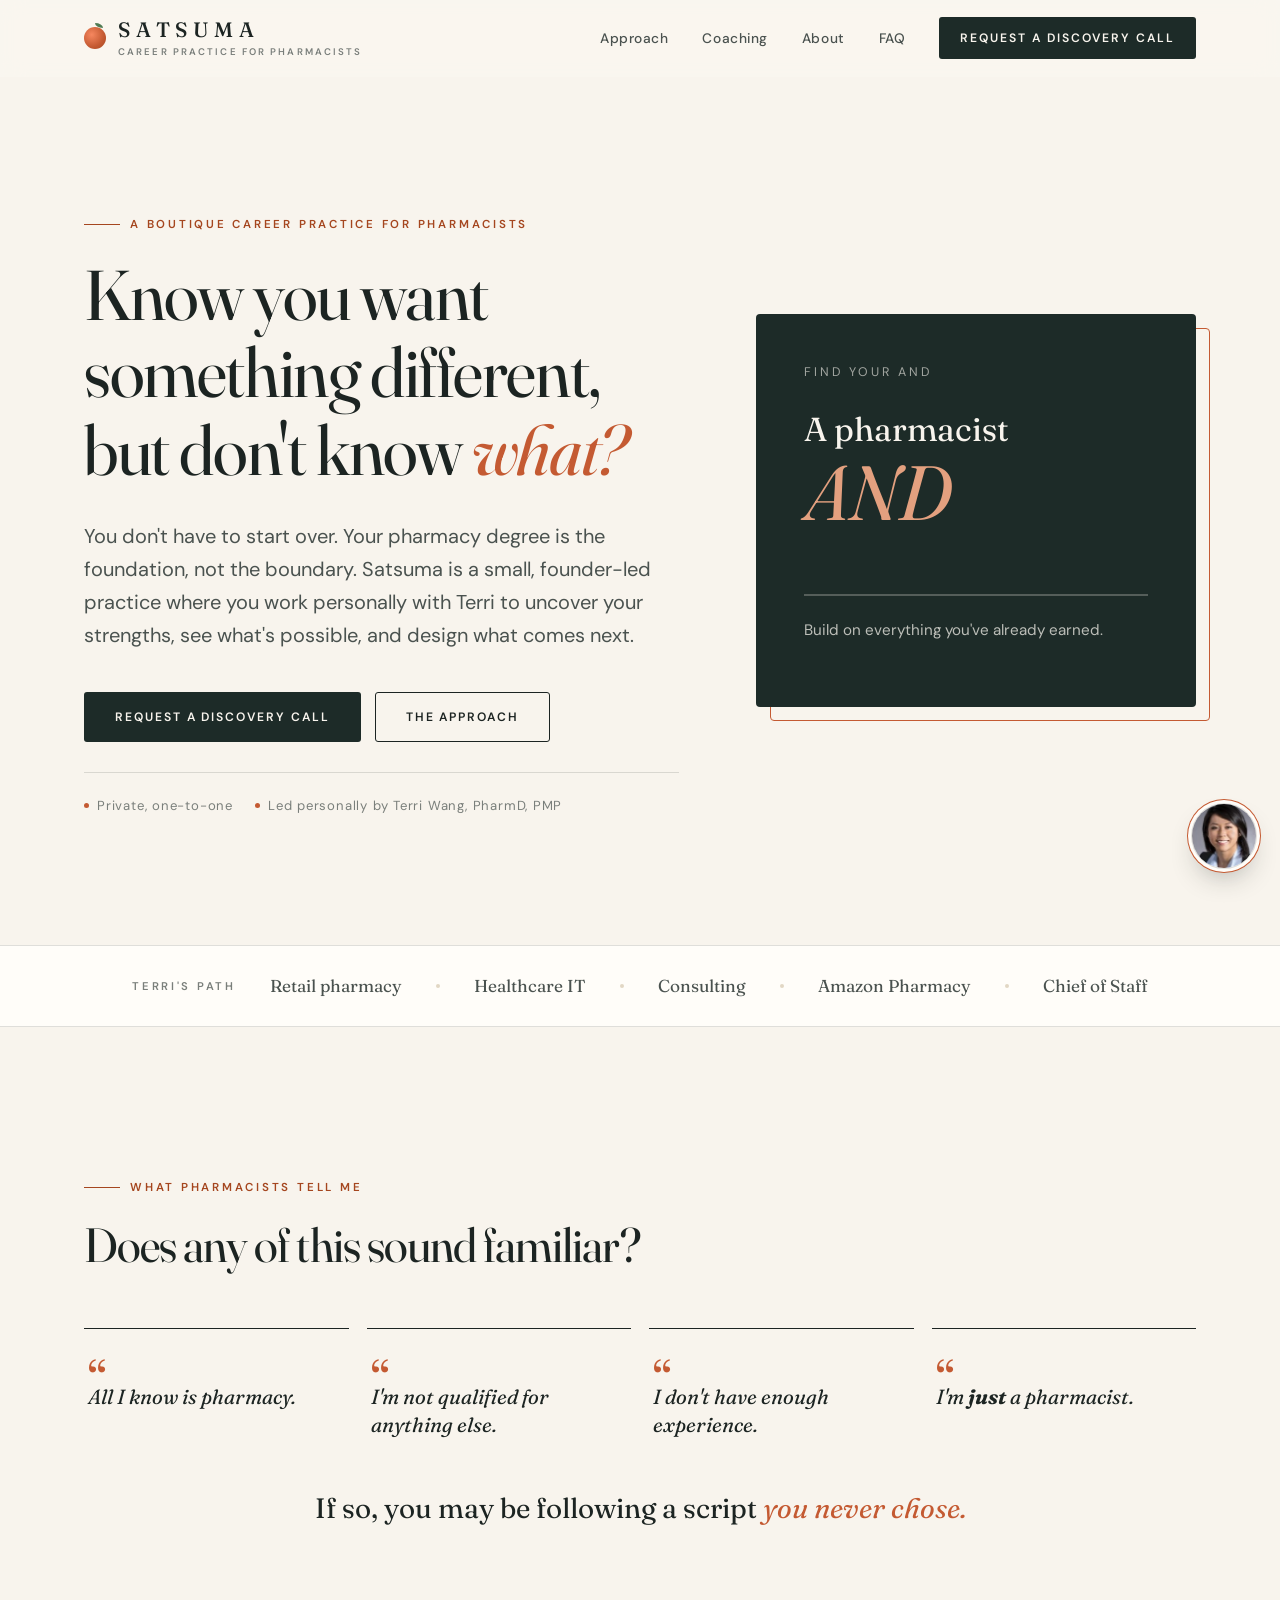
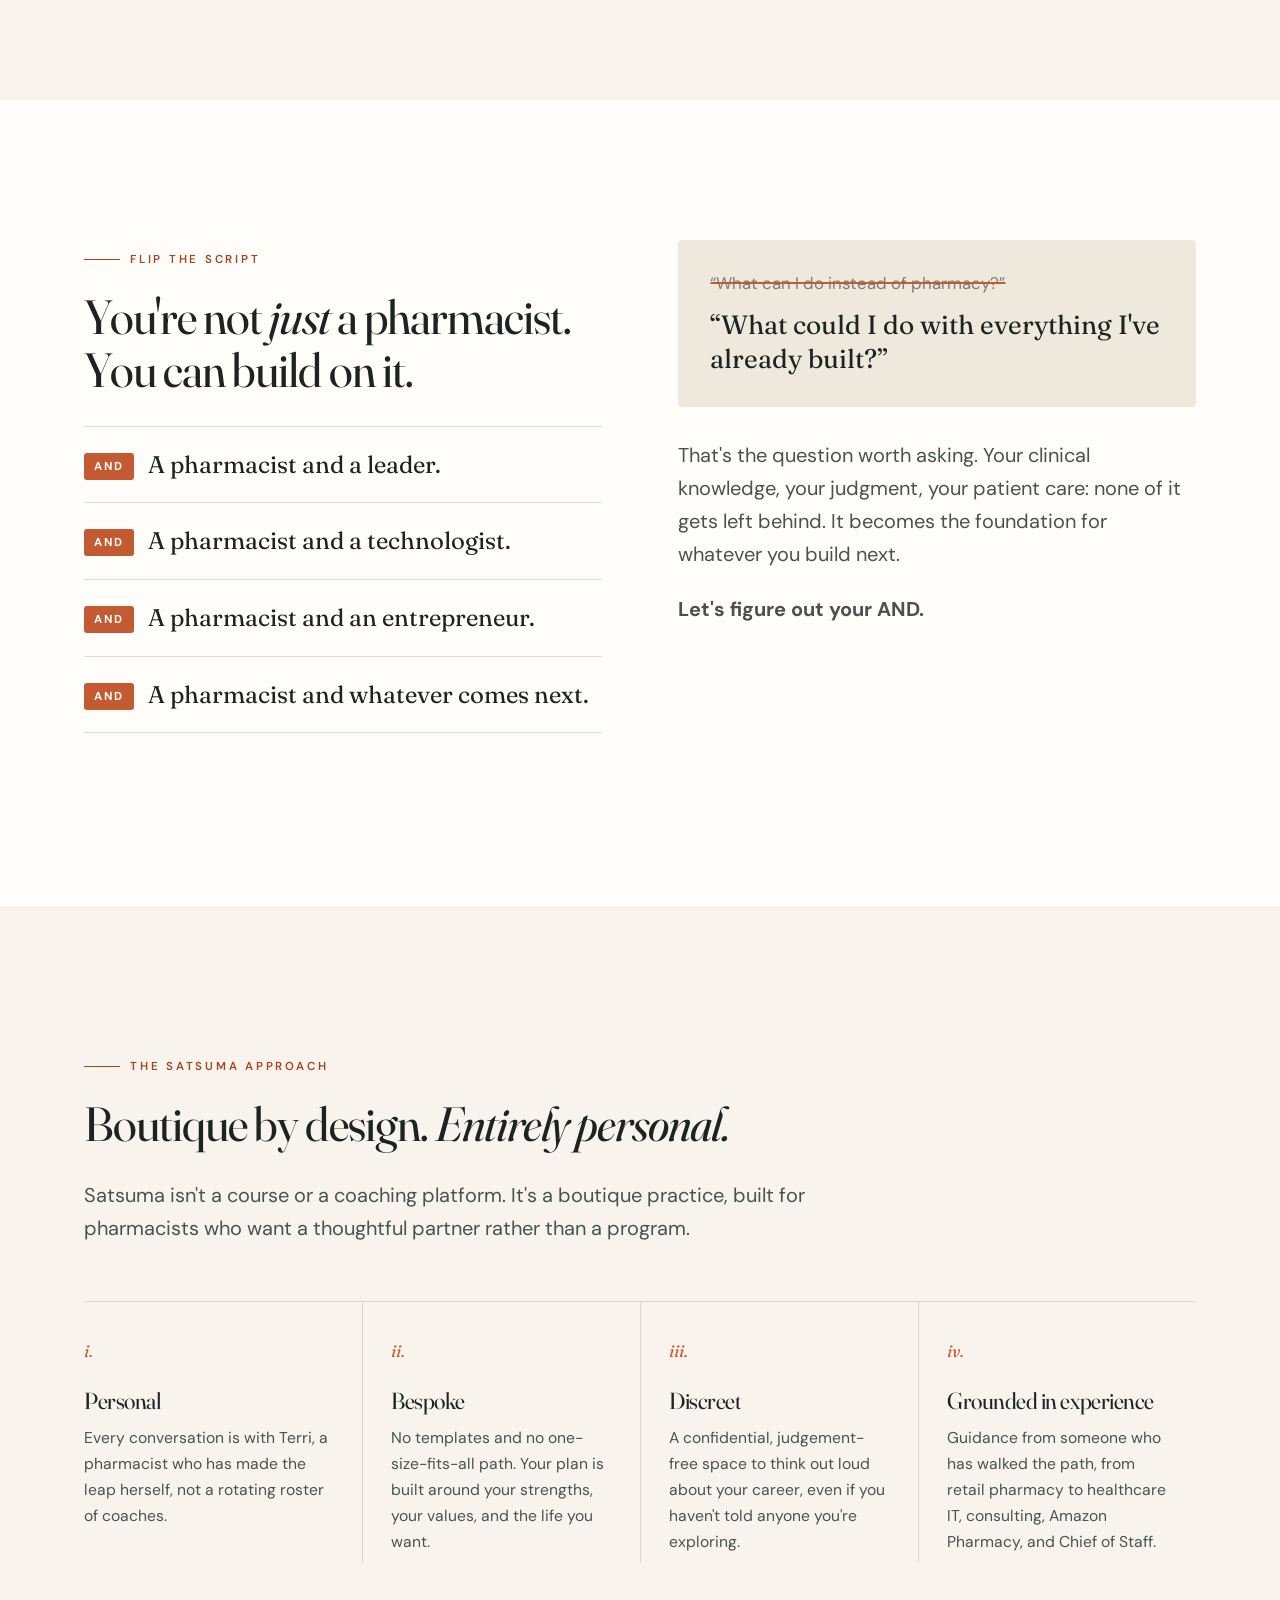
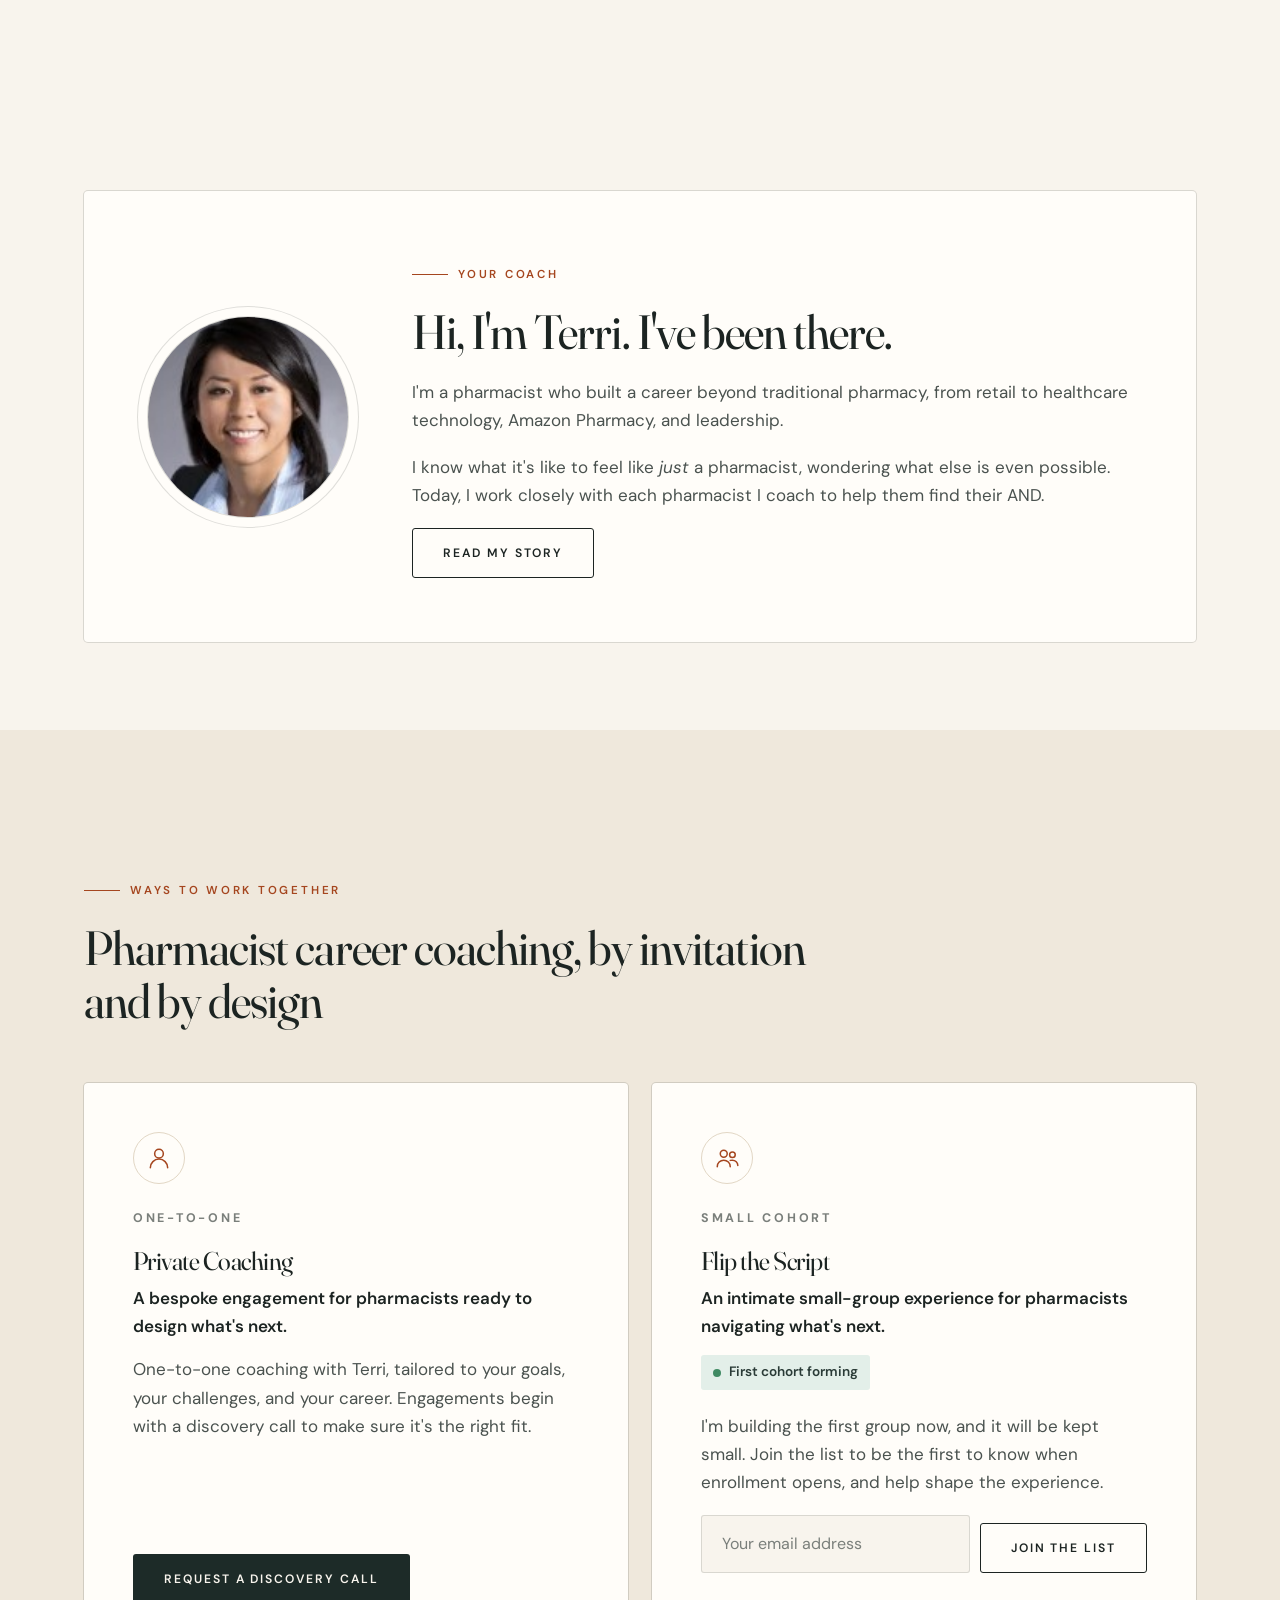
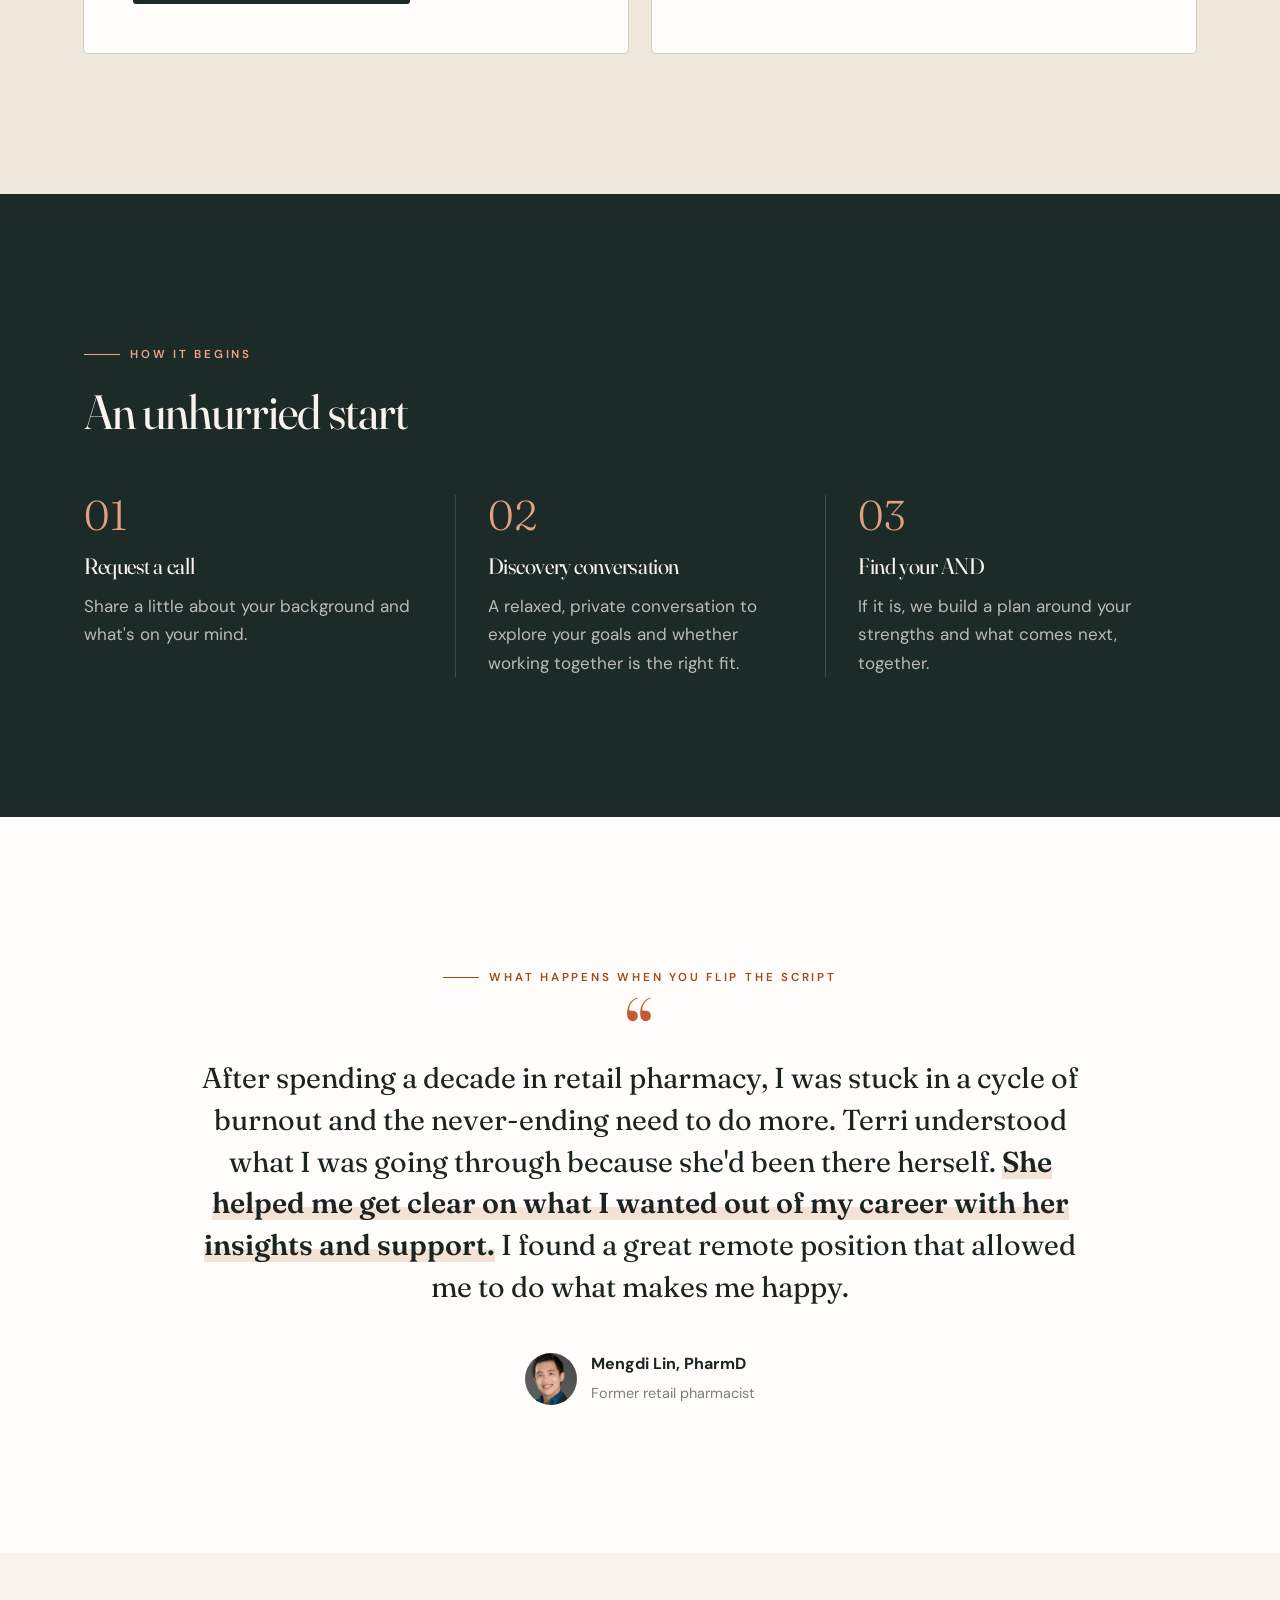
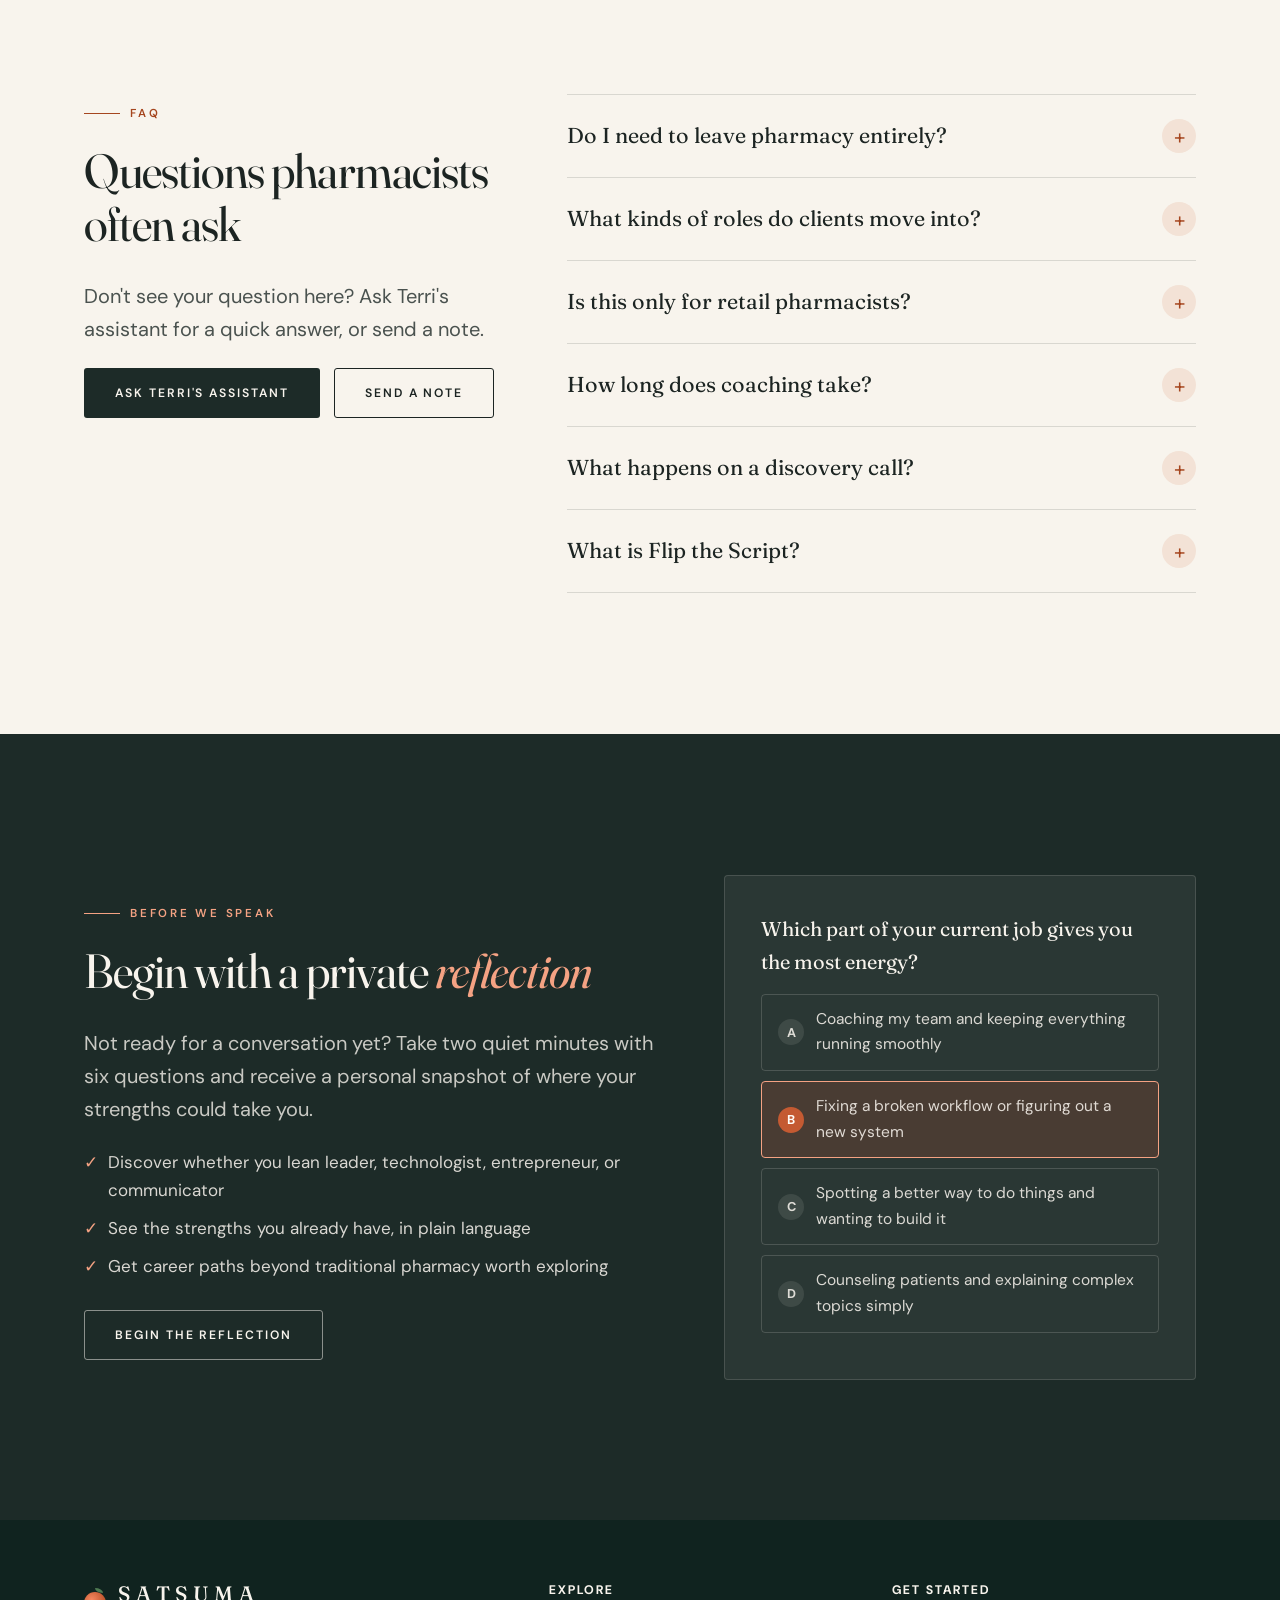
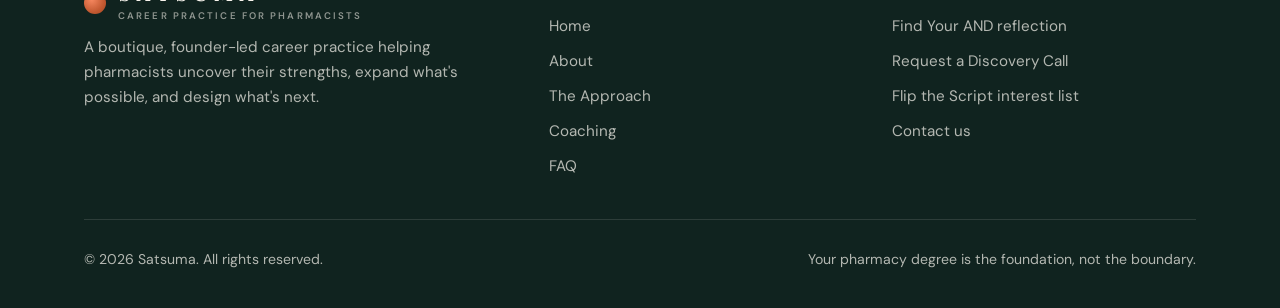
<file: index.html>
<!doctype html>
<html lang="en">
<head>
  <meta charset="utf-8">
  <meta name="viewport" content="width=device-width, initial-scale=1">
  <title>Satsuma | Career Coaching for Pharmacists</title>
  <meta name="description" content="Satsuma is a boutique, founder-led career coaching practice for pharmacists. Work one-to-one with Terri Wang, PharmD, PMP, to uncover your strengths and design what's next.">
  <meta property="og:title" content="Satsuma | Career Coaching for Pharmacists">
  <meta property="og:description" content="You're not just a pharmacist. Let's figure out your AND.">
  <meta property="og:type" content="website">
  <link rel="canonical" href="https://dyunck.github.io/terri/">
  <meta property="og:url" content="https://dyunck.github.io/terri/">
  <meta property="og:site_name" content="Satsuma">
  <meta property="og:image" content="https://dyunck.github.io/terri/assets/img/og-image.png">
  <meta property="og:image:width" content="1200">
  <meta property="og:image:height" content="630">
  <meta property="og:image:alt" content="Satsuma: You're not just a pharmacist. Find your AND. Career coaching with Terri Wang, PharmD, PMP.">
  <meta name="twitter:card" content="summary_large_image">
  <meta name="twitter:title" content="Satsuma | Career Coaching for Pharmacists">
  <meta name="twitter:description" content="You're not just a pharmacist. Let's figure out your AND.">
  <meta name="twitter:image" content="https://dyunck.github.io/terri/assets/img/og-image.png">
  <meta name="theme-color" content="#faf6f0">
  <link rel="icon" href="assets/img/favicon.svg" type="image/svg+xml">
  <link rel="preconnect" href="https://fonts.googleapis.com">
  <link rel="preconnect" href="https://fonts.gstatic.com" crossorigin>
  <link href="https://fonts.googleapis.com/css2?family=DM+Sans:ital,opsz,wght@0,9..40,400;0,9..40,500;0,9..40,600;0,9..40,700;1,9..40,400&family=Fraunces:ital,opsz,wght@0,9..144,400;0,9..144,500;0,9..144,600;1,9..144,400;1,9..144,500;1,9..144,600&display=swap" rel="stylesheet">
  <link rel="stylesheet" href="assets/styles.css">
  <script type="application/ld+json">
{
  "@context": "https://schema.org",
  "@type": "FAQPage",
  "mainEntity": [
    {
      "@type": "Question",
      "name": "Do I need to leave pharmacy entirely?",
      "acceptedAnswer": {
        "@type": "Answer",
        "text": "No. Our whole approach is built on the AND: your pharmacy degree is the foundation, not the boundary. Some pharmacists move into a new role full-time. Others add something alongside their current job, change practice settings, or reshape the role they already have. Coaching helps you figure out which of those fits you, whether that's a big leap or a small, well-planned step."
      }
    },
    {
      "@type": "Question",
      "name": "What kinds of roles do clients move into?",
      "acceptedAnswer": {
        "@type": "Answer",
        "text": "It depends on your strengths and what you want your life to look like. A pharmacist's clinical knowledge carries into many areas, including healthcare technology and informatics, leadership and operations, consulting, industry and medical affairs, education, and building a business of your own. Terri's own path went from retail pharmacy to healthcare IT, consulting, Amazon Pharmacy, and Chief of Staff at a global healthcare technology company. Mengdi left years in retail for a remote position that made room for the life Mengdi wanted."
      }
    },
    {
      "@type": "Question",
      "name": "Is this only for retail pharmacists?",
      "acceptedAnswer": {
        "@type": "Answer",
        "text": "Not at all. Many pharmacists we hear from start in retail, as Terri did, but coaching is for pharmacists in any setting: hospital, ambulatory care, long-term care, industry, managed care, or academia. New graduates and pharmacists with decades of experience are equally welcome. If you're wondering what else is possible, you're in the right place."
      }
    },
    {
      "@type": "Question",
      "name": "How long does coaching take?",
      "acceptedAnswer": {
        "@type": "Answer",
        "text": "It depends on where you're starting and where you want to go. Some pharmacists want a few focused sessions to get clear on a direction; others want ongoing support through a full career transition. We'll talk through what makes sense for you on a discovery call, with no pressure to commit."
      }
    },
    {
      "@type": "Question",
      "name": "What happens on a discovery call?",
      "acceptedAnswer": {
        "@type": "Answer",
        "text": "It's a relaxed conversation about where you are in your career, what's prompting you to look at what's next, and what you hope to change. You'll leave with a clearer sense of your options and whether coaching is the right fit."
      }
    },
    {
      "@type": "Question",
      "name": "What is Flip the Script?",
      "acceptedAnswer": {
        "@type": "Answer",
        "text": "Flip the Script is a small-group experience for pharmacists navigating what's next. The first group is forming now. Join the interest list to be the first to know when enrollment opens and to help shape the experience."
      }
    }
  ]
}
  </script>
  <script type="application/ld+json">
{
  "@context": "https://schema.org",
  "@graph": [
    {
      "@type": "WebSite",
      "@id": "https://dyunck.github.io/terri/#website",
      "name": "Satsuma",
      "url": "https://dyunck.github.io/terri/",
      "publisher": {
        "@id": "https://dyunck.github.io/terri/#business"
      }
    },
    {
      "@type": "ProfessionalService",
      "@id": "https://dyunck.github.io/terri/#business",
      "name": "Satsuma",
      "url": "https://dyunck.github.io/terri/",
      "image": "https://dyunck.github.io/terri/assets/img/og-image.png",
      "logo": "https://dyunck.github.io/terri/assets/img/favicon.svg",
      "description": "A boutique, founder-led career coaching practice for pharmacists. Satsuma helps pharmacists uncover their strengths, expand what's possible, and figure out what's next, building on their pharmacy degree rather than starting over.",
      "slogan": "Find your AND",
      "areaServed": {
        "@type": "Country",
        "name": "United States"
      },
      "audience": {
        "@type": "Audience",
        "audienceType": "Pharmacists"
      },
      "founder": {
        "@id": "https://dyunck.github.io/terri/about.html#terri-wang"
      },
      "hasOfferCatalog": {
        "@type": "OfferCatalog",
        "name": "Ways to work together",
        "itemListElement": [
          {
            "@type": "Offer",
            "itemOffered": {
              "@type": "Service",
              "name": "Private Coaching",
              "description": "Bespoke one-to-one career coaching for pharmacists with Terri Wang, PharmD, PMP, tailored to your goals, challenges, and career."
            }
          },
          {
            "@type": "Offer",
            "itemOffered": {
              "@type": "Service",
              "name": "Flip the Script",
              "description": "A small-group experience for pharmacists navigating what's next."
            }
          }
        ]
      }
    }
  ]
}
  </script>
</head>
<body>

<header class="site-header">
  <div class="wrap">
    <a class="logo" href="index.html" aria-label="Satsuma home"><span class="logo-mark" aria-hidden="true"></span><span class="logo-text"><span class="logo-name">Satsuma</span><span class="logo-sub">Career practice for pharmacists</span></span></a>
    <button class="nav-toggle" aria-label="Open menu" aria-expanded="false" aria-controls="site-nav"><span></span><span></span><span></span></button>
    <nav class="nav" id="site-nav">
      <a href="#approach">Approach</a>
      <a href="#work">Coaching</a>
      <a href="about.html">About</a>
      <a href="#faq">FAQ</a>
      <a class="btn btn--primary" href="about.html#contact" data-booking>Request a Discovery Call</a>
    </nav>
  </div>
</header>

<main>

  <!-- Hero -->
  <section class="hero">
    <div class="wrap hero-grid">
      <div>
        <div class="eyebrow">A boutique career practice for pharmacists</div>
        <h1>Know you want something different, but don't know <span class="accent">what?</span></h1>
        <p class="lede">You don't have to start over. Your pharmacy degree is the foundation, not the boundary. Satsuma is a small, founder-led practice where you work personally with Terri to uncover your strengths, see what's possible, and design what comes next.</p>
        <div class="btn-row">
          <a class="btn btn--primary" href="about.html#contact" data-booking>Request a Discovery Call</a>
          <a class="btn btn--ghost" href="#approach">The approach</a>
        </div>
        <div class="hero-note">
          <span>Private, one-to-one</span>
          <span>Led personally by Terri Wang, PharmD, PMP</span>
        </div>
      </div>
      <div class="and-card" aria-label="A pharmacist AND whatever comes next">
        <div class="label">Find your AND</div>
        <div class="line">A pharmacist</div>
        <span class="and">AND</span>
        <span class="rotator" data-rotate="a leader|a technologist|an entrepreneur|whatever comes next"><span>a leader</span></span>
        <p class="foot">Build on everything you've already earned.</p>
      </div>
    </div>
  </section>

  <!-- Credentials -->
  <section class="credentials" aria-label="Terri's career path">
    <div class="wrap">
      <span class="lead-in">Terri's path</span>
      <span class="item">Retail pharmacy</span><span class="sep" aria-hidden="true"></span>
      <span class="item">Healthcare IT</span><span class="sep" aria-hidden="true"></span>
      <span class="item">Consulting</span><span class="sep" aria-hidden="true"></span>
      <span class="item">Amazon Pharmacy</span><span class="sep" aria-hidden="true"></span>
      <span class="item">Chief of Staff</span>
    </div>
  </section>

  <!-- What we hear -->
  <section class="section">
    <div class="wrap">
      <div class="section-head reveal">
        <div class="eyebrow">What pharmacists tell me</div>
        <h2>Does any of this sound familiar?</h2>
      </div>
      <div class="quote-grid">
        <div class="quote-card reveal"><p>All I know is pharmacy.</p></div>
        <div class="quote-card reveal"><p>I'm not qualified for anything else.</p></div>
        <div class="quote-card reveal"><p>I don't have enough experience.</p></div>
        <div class="quote-card reveal"><p>I'm <b>just</b> a pharmacist.</p></div>
      </div>
      <p class="callout reveal">If so, you may be following a script <span class="accent">you never chose.</span></p>
    </div>
  </section>

  <!-- AND -->
  <section class="section section--white">
    <div class="wrap split">
      <div class="reveal">
        <div class="eyebrow">Flip the script</div>
        <h2>You're not <em>just</em> a pharmacist. You can build on it.</h2>
        <ul class="and-list">
          <li><span class="tag">And</span>A pharmacist and a leader.</li>
          <li><span class="tag">And</span>A pharmacist and a technologist.</li>
          <li><span class="tag">And</span>A pharmacist and an entrepreneur.</li>
          <li><span class="tag">And</span>A pharmacist and whatever comes next.</li>
        </ul>
      </div>
      <div class="reveal">
        <div class="reframe">
          <p class="not">“What can I do instead of pharmacy?”</p>
          <p class="but">“What could I do with everything I've already built?”</p>
        </div>
        <p class="lede">That's the question worth asking. Your clinical knowledge, your judgment, your patient care: none of it gets left behind. It becomes the foundation for whatever you build next.</p>
        <p class="lede"><strong>Let's figure out your AND.</strong></p>
      </div>
    </div>
  </section>

  <!-- Approach -->
  <section class="section" id="approach">
    <div class="wrap">
      <div class="section-head reveal">
        <div class="eyebrow">The Satsuma approach</div>
        <h2>Boutique by design. <em>Entirely personal.</em></h2>
        <p class="lede">Satsuma isn't a course or a coaching platform. It's a boutique practice, built for pharmacists who want a thoughtful partner rather than a program.</p>
      </div>
      <div class="principles">
        <div class="principle reveal">
          <span class="num">i.</span>
          <h3>Personal</h3>
          <p>Every conversation is with Terri, a pharmacist who has made the leap herself, not a rotating roster of coaches.</p>
        </div>
        <div class="principle reveal">
          <span class="num">ii.</span>
          <h3>Bespoke</h3>
          <p>No templates and no one-size-fits-all path. Your plan is built around your strengths, your values, and the life you want.</p>
        </div>
        <div class="principle reveal">
          <span class="num">iii.</span>
          <h3>Discreet</h3>
          <p>A confidential, judgement-free space to think out loud about your career, even if you haven't told anyone you're exploring.</p>
        </div>
        <div class="principle reveal">
          <span class="num">iv.</span>
          <h3>Grounded in experience</h3>
          <p>Guidance from someone who has walked the path, from retail pharmacy to healthcare IT, consulting, Amazon Pharmacy, and Chief of Staff.</p>
        </div>
      </div>
    </div>
  </section>

  <!-- Meet Terri -->
  <section class="section--tight">
    <div class="wrap">
      <div class="intro reveal">
        <img class="portrait" src="assets/img/terri-wang.jpg" alt="Terri Wang, PharmD, PMP" width="200" height="200">
        <div>
          <div class="eyebrow">Your coach</div>
          <h2>Hi, I'm Terri. I've been there.</h2>
          <p>I'm a pharmacist who built a career beyond traditional pharmacy, from retail to healthcare technology, Amazon Pharmacy, and leadership.</p>
          <p>I know what it's like to feel like <em>just</em> a pharmacist, wondering what else is even possible. Today, I work closely with each pharmacist I coach to help them find their AND.</p>
          <a class="btn btn--ghost" href="about.html#team">Read my story</a>
        </div>
      </div>
    </div>
  </section>

  <!-- Ways to work together -->
  <section class="section section--sand" id="work">
    <div class="wrap">
      <div class="section-head reveal">
        <div class="eyebrow">Ways to work together</div>
        <h2>Pharmacist career coaching, by invitation and by design</h2>
      </div>
      <div class="offer-grid">
        <article class="offer reveal">
          <div class="icon" aria-hidden="true">
            <svg viewBox="0 0 24 24" fill="none" stroke="currentColor" stroke-width="1.4" stroke-linecap="round" stroke-linejoin="round"><circle cx="12" cy="8" r="4"/><path d="M4 21c0-4.4 3.6-8 8-8s8 3.6 8 8"/></svg>
          </div>
          <div class="kicker">One-to-one</div>
          <h3>Private Coaching</h3>
          <p class="sub">A bespoke engagement for pharmacists ready to design what's next.</p>
          <p>One-to-one coaching with Terri, tailored to your goals, your challenges, and your career. Engagements begin with a discovery call to make sure it's the right fit.</p>
          <a class="btn btn--primary" href="about.html#contact" data-booking>Request a Discovery Call</a>
        </article>
        <article class="offer reveal" id="flip-the-script">
          <div class="icon" aria-hidden="true">
            <svg viewBox="0 0 24 24" fill="none" stroke="currentColor" stroke-width="1.4" stroke-linecap="round" stroke-linejoin="round"><circle cx="9" cy="8" r="3.2"/><circle cx="17" cy="9" r="2.6"/><path d="M3 20c0-3.3 2.7-6 6-6s6 2.7 6 6"/><path d="M15 14.2c.6-.2 1.3-.2 2-.2 2.8 0 5 2.2 5 5"/></svg>
          </div>
          <div class="kicker">Small cohort</div>
          <h3>Flip the Script</h3>
          <p class="sub">An intimate small-group experience for pharmacists navigating what's next.</p>
          <span class="status">First cohort forming</span>
          <p>I'm building the first group now, and it will be kept small. Join the list to be the first to know when enrollment opens, and help shape the experience.</p>
          <form class="subscribe subscribe--light" data-form="interest-list" data-success="You're on the list. You'll hear first when enrollment opens.">
            <label class="sr-only" for="interest-email">Email address</label>
            <input id="interest-email" type="email" name="email" placeholder="Your email address" required autocomplete="email">
            <button class="btn btn--ghost" type="submit">Join the list</button>
          </form>
          <p class="form-status" role="status" aria-live="polite"></p>
        </article>
      </div>
    </div>
  </section>

  <!-- How it begins -->
  <section class="section section--forest">
    <div class="wrap">
      <div class="section-head reveal">
        <div class="eyebrow">How it begins</div>
        <h2 style="color:var(--cream)">An unhurried start</h2>
      </div>
      <ol class="journey journey-wrap">
        <li class="reveal"><h3>Request a call</h3><p>Share a little about your background and what's on your mind.</p></li>
        <li class="reveal"><h3>Discovery conversation</h3><p>A relaxed, private conversation to explore your goals and whether working together is the right fit.</p></li>
        <li class="reveal"><h3>Find your AND</h3><p>If it is, we build a plan around your strengths and what comes next, together.</p></li>
      </ol>
    </div>
  </section>

  <!-- Testimonial -->
  <section class="section section--white">
    <div class="wrap">
      <figure class="testimonial reveal">
        <div class="eyebrow">What happens when you flip the script</div>
        <span class="mark" aria-hidden="true">&ldquo;</span>
        <blockquote>
          <p>After spending a decade in retail pharmacy, I was stuck in a cycle of burnout and the never-ending need to do more. Terri understood what I was going through because she'd been there herself. <strong>She helped me get clear on what I wanted out of my career with her insights and support.</strong> I found a great remote position that allowed me to do what makes me happy.</p>
        </blockquote>
        <figcaption>
          <cite>
            <img src="assets/img/mengdi-lin.jpg" alt="" width="52" height="52">
            <span><b>Mengdi Lin, PharmD</b><small>Former retail pharmacist</small></span>
          </cite>
        </figcaption>
      </figure>
    </div>
  </section>

  <!-- FAQ -->
  <section class="section" id="faq">
    <div class="wrap faq-grid">
      <div class="reveal">
        <div class="eyebrow">FAQ</div>
        <h2>Questions pharmacists often ask</h2>
        <p class="lede">Don't see your question here? Ask Terri's assistant for a quick answer, or send a note.</p>
        <div class="btn-row"><button type="button" class="btn btn--primary" data-open-chat>Ask Terri's assistant</button><a class="btn btn--ghost" href="about.html#contact">Send a note</a></div>
      </div>
      <div class="faq-list reveal">
          <details class="faq-item">
            <summary>Do I need to leave pharmacy entirely?</summary>
            <div class="faq-answer"><p>No. Our whole approach is built on the AND: your pharmacy degree is the foundation, not the boundary. Some pharmacists move into a new role full-time. Others add something alongside their current job, change practice settings, or reshape the role they already have.</p><p>Coaching helps you figure out which of those fits you, whether that's a big leap or a small, well-planned step.</p></div>
          </details>
          <details class="faq-item">
            <summary>What kinds of roles do clients move into?</summary>
            <div class="faq-answer"><p>It depends on your strengths and what you want your life to look like. A pharmacist's clinical knowledge carries into many areas, including healthcare technology and informatics, leadership and operations, consulting, industry and medical affairs, education, and building a business of your own.</p><p>Terri's own path went from retail pharmacy to healthcare IT, consulting, Amazon Pharmacy, and Chief of Staff at a global healthcare technology company. Mengdi left years in retail for a remote position that made room for the life Mengdi wanted.</p></div>
          </details>
          <details class="faq-item">
            <summary>Is this only for retail pharmacists?</summary>
            <div class="faq-answer"><p>Not at all. Many pharmacists we hear from start in retail, as Terri did, but coaching is for pharmacists in any setting: hospital, ambulatory care, long-term care, industry, managed care, or academia. New graduates and pharmacists with decades of experience are equally welcome.</p><p>If you're wondering what else is possible, you're in the right place.</p></div>
          </details>
          <details class="faq-item">
            <summary>How long does coaching take?</summary>
            <div class="faq-answer"><p>It depends on where you're starting and where you want to go. Some pharmacists want a few focused sessions to get clear on a direction; others want ongoing support through a full career transition.</p><p>We'll talk through what makes sense for you on a discovery call, with no pressure to commit.</p></div>
          </details>
          <details class="faq-item">
            <summary>What happens on a discovery call?</summary>
            <div class="faq-answer"><p>It's a relaxed conversation about where you are in your career, what's prompting you to look at what's next, and what you hope to change. You'll leave with a clearer sense of your options and whether coaching is the right fit.</p></div>
          </details>
          <details class="faq-item">
            <summary>What is Flip the Script?</summary>
            <div class="faq-answer"><p>Flip the Script is a small-group experience for pharmacists navigating what's next. The first group is forming now. <a href="#flip-the-script">Join the interest list</a> to be the first to know when enrollment opens and to help shape the experience.</p></div>
          </details>
      </div>
    </div>
  </section>

  <!-- Lead magnet -->
  <section class="section section--forest" id="assessment">
    <div class="wrap cta-band">
      <div class="reveal">
        <div class="eyebrow">Before we speak</div>
        <h2>Begin with a private <em>reflection</em></h2>
        <p class="lede">Not ready for a conversation yet? Take two quiet minutes with six questions and receive a personal snapshot of where your strengths could take you.</p>
        <ul class="lead-points">
          <li>Discover whether you lean leader, technologist, entrepreneur, or communicator</li>
          <li>See the strengths you already have, in plain language</li>
          <li>Get career paths beyond traditional pharmacy worth exploring</li>
        </ul>
        <a class="btn btn--light" href="assessment.html">Begin the reflection</a>
      </div>
      <div class="reveal" aria-hidden="true">
        <div class="lead-preview">
          <div class="q">Which part of your current job gives you the most energy?</div>
          <div class="opt"><b>A</b>Coaching my team and keeping everything running smoothly</div>
          <div class="opt is-hot"><b>B</b>Fixing a broken workflow or figuring out a new system</div>
          <div class="opt"><b>C</b>Spotting a better way to do things and wanting to build it</div>
          <div class="opt"><b>D</b>Counseling patients and explaining complex topics simply</div>
        </div>
      </div>
    </div>
  </section>

</main>

<footer class="site-footer">
  <div class="wrap">
    <div class="footer-grid">
      <div>
        <a class="logo" href="index.html"><span class="logo-mark" aria-hidden="true"></span><span class="logo-text"><span class="logo-name">Satsuma</span><span class="logo-sub">Career practice for pharmacists</span></span></a>
        <p>A boutique, founder-led career practice helping pharmacists uncover their strengths, expand what's possible, and design what's next.</p>
      </div>
      <div>
        <h4>Explore</h4>
        <ul>
          <li><a href="index.html">Home</a></li>
          <li><a href="about.html">About</a></li>
          <li><a href="index.html#approach">The Approach</a></li>
          <li><a href="index.html#work">Coaching</a></li>
          <li><a href="index.html#faq">FAQ</a></li>
        </ul>
      </div>
      <div>
        <h4>Get started</h4>
        <ul>
          <li><a href="assessment.html">Find Your AND reflection</a></li>
          <li><a href="about.html#contact" data-booking>Request a Discovery Call</a></li>
          <li><a href="index.html#flip-the-script">Flip the Script interest list</a></li>
          <li><a href="about.html#contact">Contact us</a></li>
        </ul>
      </div>
    </div>
    <div class="footer-bottom">
      <span>&copy; <span data-year>2026</span> Satsuma. All rights reserved.</span>
      <span>Your pharmacy degree is the foundation, not the boundary.</span>
    </div>
  </div>
</footer>

<script src="assets/main.js"></script>
<script src="assets/chat.js"></script>
</body>
</html>
</file>
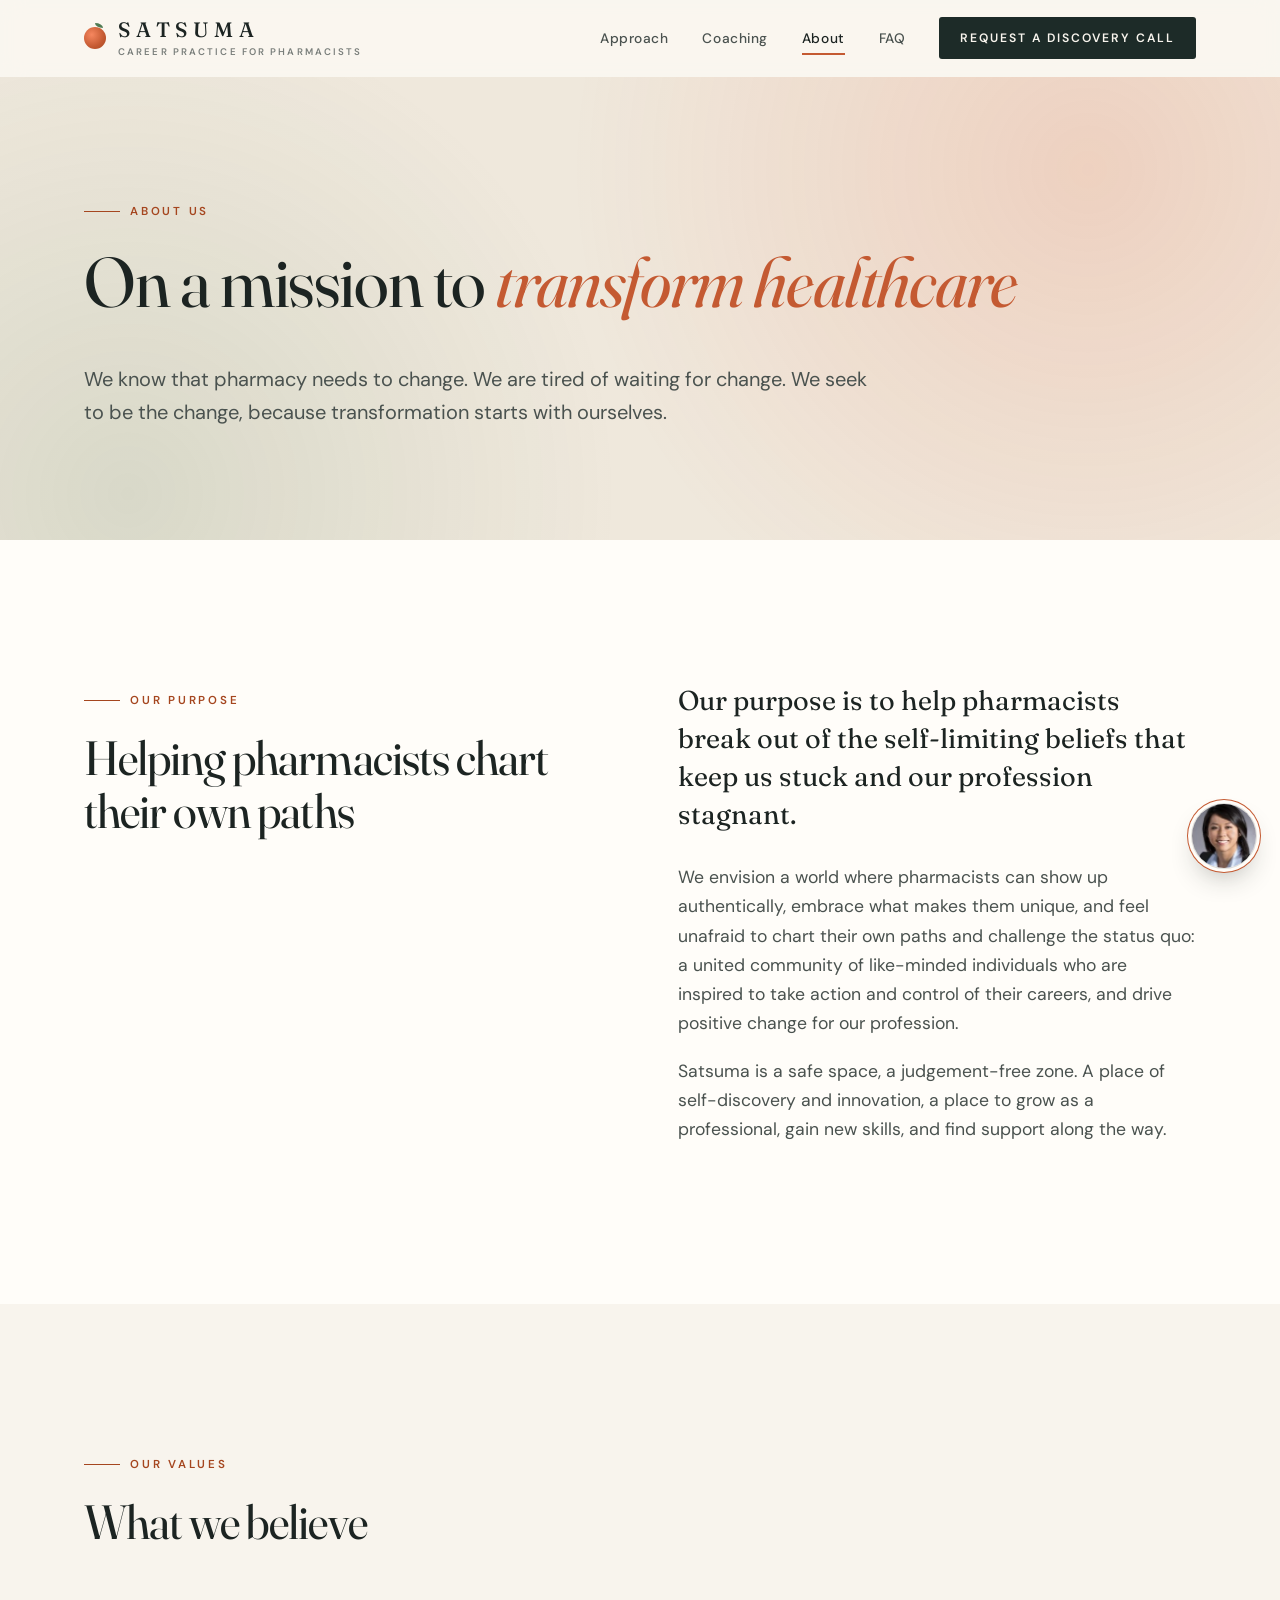
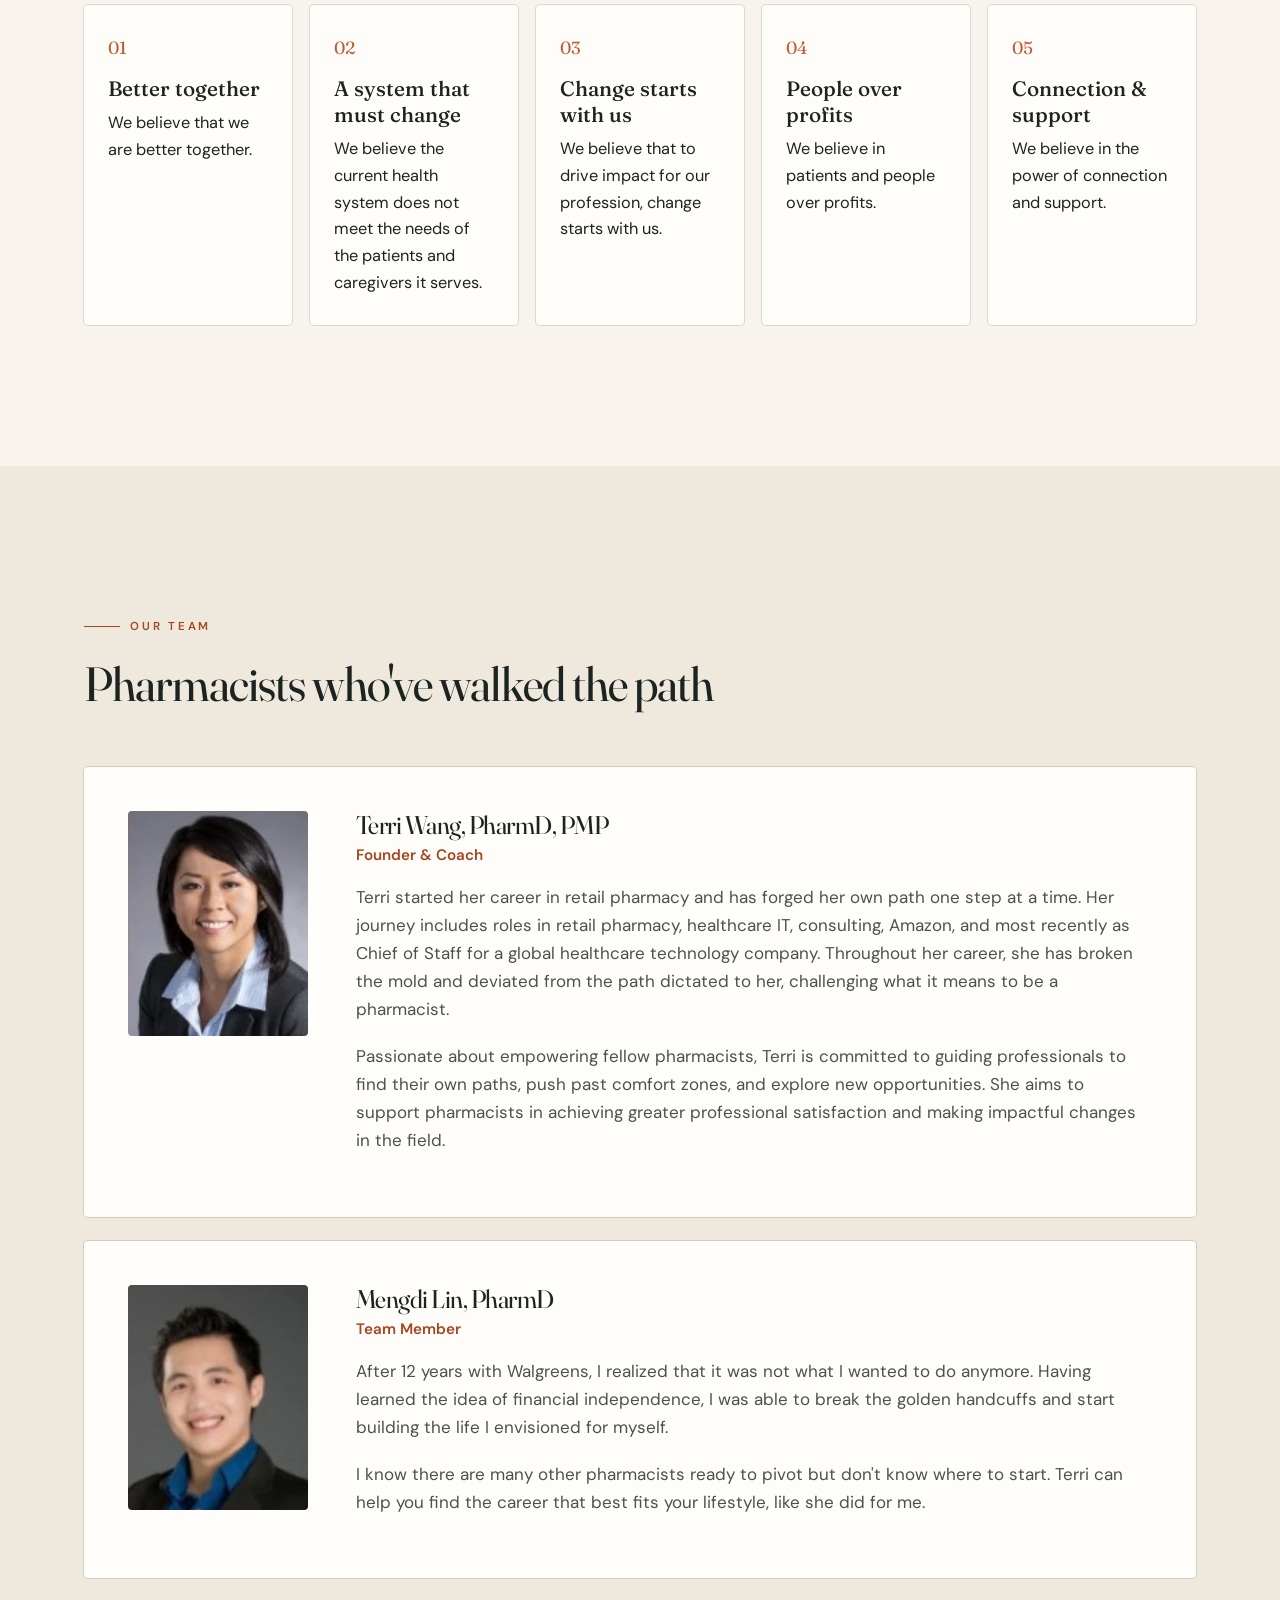
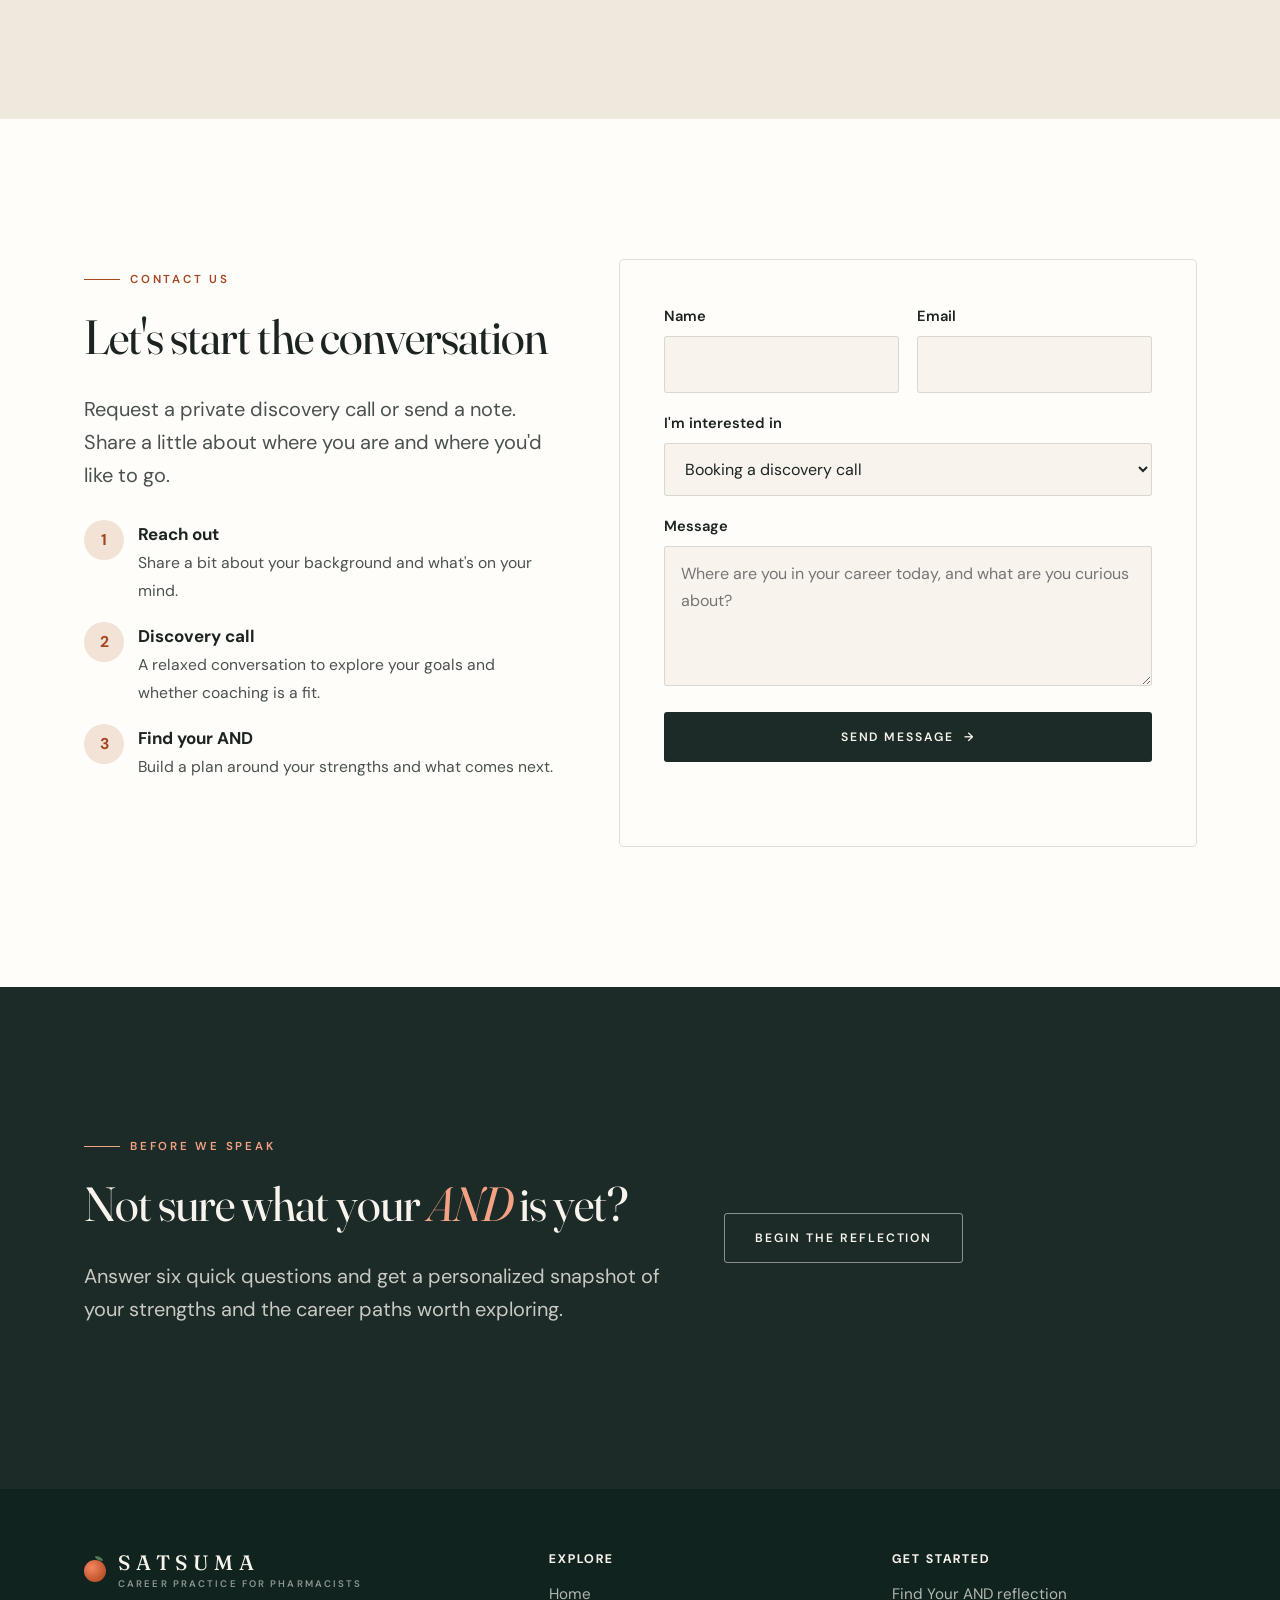
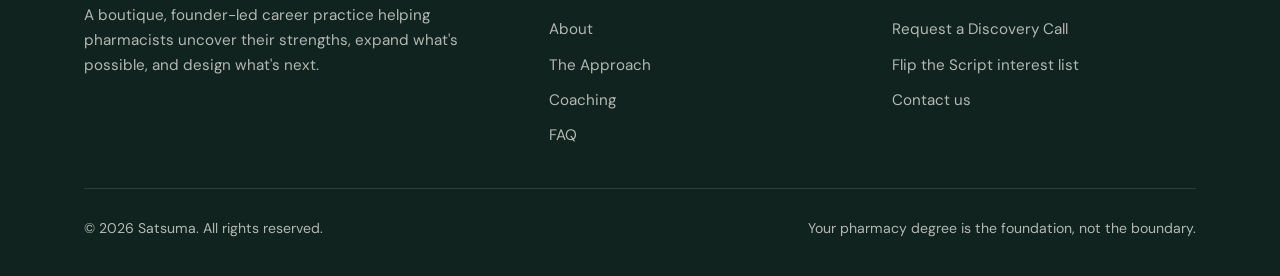
<file: about.html>
<!doctype html>
<html lang="en">
<head>
  <meta charset="utf-8">
  <meta name="viewport" content="width=device-width, initial-scale=1">
  <title>About Satsuma | Our Mission &amp; Team</title>
  <meta name="description" content="Satsuma is on a mission to transform healthcare by helping pharmacists break free of self-limiting beliefs and chart their own paths.">
  <meta property="og:title" content="About Satsuma | Our Mission &amp; Team">
  <meta property="og:description" content="On a mission to transform healthcare, one pharmacist at a time.">
  <meta property="og:type" content="website">
  <link rel="canonical" href="https://dyunck.github.io/terri/about.html">
  <meta property="og:url" content="https://dyunck.github.io/terri/about.html">
  <meta property="og:site_name" content="Satsuma">
  <meta property="og:image" content="https://dyunck.github.io/terri/assets/img/og-image.png">
  <meta property="og:image:width" content="1200">
  <meta property="og:image:height" content="630">
  <meta property="og:image:alt" content="Satsuma: You're not just a pharmacist. Find your AND. Career coaching with Terri Wang, PharmD, PMP.">
  <meta name="twitter:card" content="summary_large_image">
  <meta name="twitter:title" content="About Satsuma | Our Mission &amp; Team">
  <meta name="twitter:description" content="On a mission to transform healthcare, one pharmacist at a time.">
  <meta name="twitter:image" content="https://dyunck.github.io/terri/assets/img/og-image.png">
  <meta name="theme-color" content="#efe7da">
  <link rel="icon" href="assets/img/favicon.svg" type="image/svg+xml">
  <link rel="preconnect" href="https://fonts.googleapis.com">
  <link rel="preconnect" href="https://fonts.gstatic.com" crossorigin>
  <link href="https://fonts.googleapis.com/css2?family=DM+Sans:ital,opsz,wght@0,9..40,400;0,9..40,500;0,9..40,600;0,9..40,700;1,9..40,400&family=Fraunces:ital,opsz,wght@0,9..144,400;0,9..144,500;0,9..144,600;1,9..144,400;1,9..144,500;1,9..144,600&display=swap" rel="stylesheet">
  <link rel="stylesheet" href="assets/styles.css">
  <script type="application/ld+json">
{
  "@context": "https://schema.org",
  "@graph": [
    {
      "@type": "ProfessionalService",
      "@id": "https://dyunck.github.io/terri/#business",
      "name": "Satsuma",
      "url": "https://dyunck.github.io/terri/",
      "image": "https://dyunck.github.io/terri/assets/img/og-image.png",
      "logo": "https://dyunck.github.io/terri/assets/img/favicon.svg",
      "description": "A boutique, founder-led career coaching practice for pharmacists. Satsuma helps pharmacists uncover their strengths, expand what's possible, and figure out what's next, building on their pharmacy degree rather than starting over.",
      "slogan": "Find your AND",
      "areaServed": {
        "@type": "Country",
        "name": "United States"
      },
      "audience": {
        "@type": "Audience",
        "audienceType": "Pharmacists"
      },
      "founder": {
        "@id": "https://dyunck.github.io/terri/about.html#terri-wang"
      },
      "hasOfferCatalog": {
        "@type": "OfferCatalog",
        "name": "Ways to work together",
        "itemListElement": [
          {
            "@type": "Offer",
            "itemOffered": {
              "@type": "Service",
              "name": "Private Coaching",
              "description": "One-on-one career coaching for pharmacists, tailored to your goals, challenges, and career."
            }
          },
          {
            "@type": "Offer",
            "itemOffered": {
              "@type": "Service",
              "name": "Flip the Script",
              "description": "A small-group experience for pharmacists navigating what's next."
            }
          }
        ]
      }
    },
    {
      "@type": "Person",
      "@id": "https://dyunck.github.io/terri/about.html#terri-wang",
      "name": "Terri Wang",
      "honorificSuffix": "PharmD, PMP",
      "jobTitle": "Founder & Career Coach",
      "worksFor": {
        "@id": "https://dyunck.github.io/terri/#business"
      },
      "image": "https://dyunck.github.io/terri/assets/img/terri-wang.jpg",
      "description": "Pharmacist and career coach whose path runs from retail pharmacy to healthcare IT, consulting, Amazon Pharmacy, and Chief of Staff at a global healthcare technology company.",
      "hasCredential": [
        {
          "@type": "EducationalOccupationalCredential",
          "credentialCategory": "degree",
          "name": "Doctor of Pharmacy (PharmD)"
        },
        {
          "@type": "EducationalOccupationalCredential",
          "credentialCategory": "certification",
          "name": "Project Management Professional (PMP)"
        }
      ],
      "knowsAbout": [
        "Pharmacy careers",
        "Healthcare technology",
        "Pharmacy informatics",
        "Leadership",
        "Career transitions"
      ]
    },
    {
      "@type": "AboutPage",
      "url": "https://dyunck.github.io/terri/about.html",
      "name": "About Satsuma",
      "about": {
        "@id": "https://dyunck.github.io/terri/#business"
      }
    }
  ]
}
  </script>
</head>
<body>

<header class="site-header">
  <div class="wrap">
    <a class="logo" href="index.html" aria-label="Satsuma home"><span class="logo-mark" aria-hidden="true"></span><span class="logo-text"><span class="logo-name">Satsuma</span><span class="logo-sub">Career practice for pharmacists</span></span></a>
    <button class="nav-toggle" aria-label="Open menu" aria-expanded="false" aria-controls="site-nav"><span></span><span></span><span></span></button>
    <nav class="nav" id="site-nav">
      <a href="index.html#approach">Approach</a>
      <a href="index.html#work">Coaching</a>
      <a href="about.html" aria-current="page">About</a>
      <a href="index.html#faq">FAQ</a>
      <a class="btn btn--primary" href="#contact" data-booking>Request a Discovery Call</a>
    </nav>
  </div>
</header>

<main>

  <section class="page-hero">
    <div class="wrap">
      <div class="eyebrow">About us</div>
      <h1>On a mission to <span class="accent">transform healthcare</span></h1>
      <p class="lede">We know that pharmacy needs to change. We are tired of waiting for change. We seek to be the change, because transformation starts with ourselves.</p>
    </div>
  </section>

  <!-- Mission -->
  <section class="section section--white">
    <div class="wrap split">
      <div class="reveal">
        <div class="eyebrow">Our purpose</div>
        <h2>Helping pharmacists chart their own paths</h2>
      </div>
      <div class="prose reveal">
        <p>Our purpose is to help pharmacists break out of the self-limiting beliefs that keep us stuck and our profession stagnant.</p>
        <p>We envision a world where pharmacists can show up authentically, embrace what makes them unique, and feel unafraid to chart their own paths and challenge the status quo: a united community of like-minded individuals who are inspired to take action and control of their careers, and drive positive change for our profession.</p>
        <p>Satsuma is a safe space, a judgement-free zone. A place of self-discovery and innovation, a place to grow as a professional, gain new skills, and find support along the way.</p>
      </div>
    </div>
  </section>

  <!-- Values -->
  <section class="section">
    <div class="wrap">
      <div class="section-head reveal">
        <div class="eyebrow">Our values</div>
        <h2>What we believe</h2>
      </div>
      <div class="values">
        <div class="value reveal"><b>Better together</b><p>We believe that we are better together.</p></div>
        <div class="value reveal"><b>A system that must change</b><p>We believe the current health system does not meet the needs of the patients and caregivers it serves.</p></div>
        <div class="value reveal"><b>Change starts with us</b><p>We believe that to drive impact for our profession, change starts with us.</p></div>
        <div class="value reveal"><b>People over profits</b><p>We believe in patients and people over profits.</p></div>
        <div class="value reveal"><b>Connection &amp; support</b><p>We believe in the power of connection and support.</p></div>
      </div>
    </div>
  </section>

  <!-- Team -->
  <section class="section section--sand" id="team">
    <div class="wrap">
      <div class="section-head reveal">
        <div class="eyebrow">Our team</div>
        <h2>Pharmacists who've walked the path</h2>
      </div>
      <div class="team">
        <article class="member reveal">
          <img src="assets/img/terri-wang.jpg" alt="Portrait of Terri Wang" width="180" height="225">
          <div>
            <h3 id="terri-wang">Terri Wang, PharmD, PMP</h3>
            <div class="role">Founder &amp; Coach</div>
            <p>Terri started her career in retail pharmacy and has forged her own path one step at a time. Her journey includes roles in retail pharmacy, healthcare IT, consulting, Amazon, and most recently as Chief of Staff for a global healthcare technology company. Throughout her career, she has broken the mold and deviated from the path dictated to her, challenging what it means to be a pharmacist.</p>
            <p>Passionate about empowering fellow pharmacists, Terri is committed to guiding professionals to find their own paths, push past comfort zones, and explore new opportunities. She aims to support pharmacists in achieving greater professional satisfaction and making impactful changes in the field.</p>
          </div>
        </article>
        <article class="member reveal">
          <img src="assets/img/mengdi-lin.jpg" alt="Portrait of Mengdi Lin" width="180" height="225">
          <div>
            <h3>Mengdi Lin, PharmD</h3>
            <div class="role">Team Member</div>
            <p>After 12 years with Walgreens, I realized that it was not what I wanted to do anymore. Having learned the idea of financial independence, I was able to break the golden handcuffs and start building the life I envisioned for myself.</p>
            <p>I know there are many other pharmacists ready to pivot but don't know where to start. Terri can help you find the career that best fits your lifestyle, like she did for me.</p>
          </div>
        </article>
      </div>
    </div>
  </section>

  <!-- Contact -->
  <section class="section section--white" id="contact">
    <div class="wrap contact-grid">
      <div class="reveal">
        <div class="eyebrow">Contact us</div>
        <h2>Let's start the conversation</h2>
        <p class="lede">Request a private discovery call or send a note. Share a little about where you are and where you'd like to go.</p>
        <ol class="steps">
          <li><span class="n">1</span><div><b>Reach out</b><span>Share a bit about your background and what's on your mind.</span></div></li>
          <li><span class="n">2</span><div><b>Discovery call</b><span>A relaxed conversation to explore your goals and whether coaching is a fit.</span></div></li>
          <li><span class="n">3</span><div><b>Find your AND</b><span>Build a plan around your strengths and what comes next.</span></div></li>
        </ol>
      </div>
      <form class="contact-form reveal" data-form="contact" data-success="Thank you! Your message is on its way. We'll be in touch soon.">
        <div class="field-row">
          <div class="field">
            <label for="c-name">Name</label>
            <input id="c-name" name="name" type="text" required autocomplete="name">
          </div>
          <div class="field">
            <label for="c-email">Email</label>
            <input id="c-email" name="email" type="email" required autocomplete="email">
          </div>
        </div>
        <div class="field">
          <label for="c-topic">I'm interested in</label>
          <select id="c-topic" name="topic">
            <option>Booking a discovery call</option>
            <option>Individual coaching</option>
            <option>Flip the Script small group</option>
            <option>Something else</option>
          </select>
        </div>
        <div class="field">
          <label for="c-msg">Message</label>
          <textarea id="c-msg" name="message" placeholder="Where are you in your career today, and what are you curious about?"></textarea>
        </div>
        <button class="btn btn--primary" type="submit">Send message <span class="arrow" aria-hidden="true">&rarr;</span></button>
        <p class="form-status" role="status" aria-live="polite"></p>
      </form>
    </div>
  </section>

  <!-- Lead magnet -->
  <section class="section section--forest" id="assessment">
    <div class="wrap cta-band">
      <div class="reveal">
        <div class="eyebrow">Before we speak</div>
        <h2>Not sure what your <em>AND</em> is yet?</h2>
        <p class="lede">Answer six quick questions and get a personalized snapshot of your strengths and the career paths worth exploring.</p>
      </div>
      <div class="reveal">
        <a class="btn btn--light" href="assessment.html">Begin the reflection</a>
      </div>
    </div>
  </section>

</main>

<footer class="site-footer">
  <div class="wrap">
    <div class="footer-grid">
      <div>
        <a class="logo" href="index.html"><span class="logo-mark" aria-hidden="true"></span><span class="logo-text"><span class="logo-name">Satsuma</span><span class="logo-sub">Career practice for pharmacists</span></span></a>
        <p>A boutique, founder-led career practice helping pharmacists uncover their strengths, expand what's possible, and design what's next.</p>
      </div>
      <div>
        <h4>Explore</h4>
        <ul>
          <li><a href="index.html">Home</a></li>
          <li><a href="about.html">About</a></li>
          <li><a href="index.html#approach">The Approach</a></li>
          <li><a href="index.html#work">Coaching</a></li>
          <li><a href="index.html#faq">FAQ</a></li>
        </ul>
      </div>
      <div>
        <h4>Get started</h4>
        <ul>
          <li><a href="assessment.html">Find Your AND reflection</a></li>
          <li><a href="#contact" data-booking>Request a Discovery Call</a></li>
          <li><a href="index.html#flip-the-script">Flip the Script interest list</a></li>
          <li><a href="#contact">Contact us</a></li>
        </ul>
      </div>
    </div>
    <div class="footer-bottom">
      <span>&copy; <span data-year>2026</span> Satsuma. All rights reserved.</span>
      <span>Your pharmacy degree is the foundation, not the boundary.</span>
    </div>
  </div>
</footer>

<script src="assets/main.js"></script>
<script src="assets/chat.js"></script>
</body>
</html>
</file>
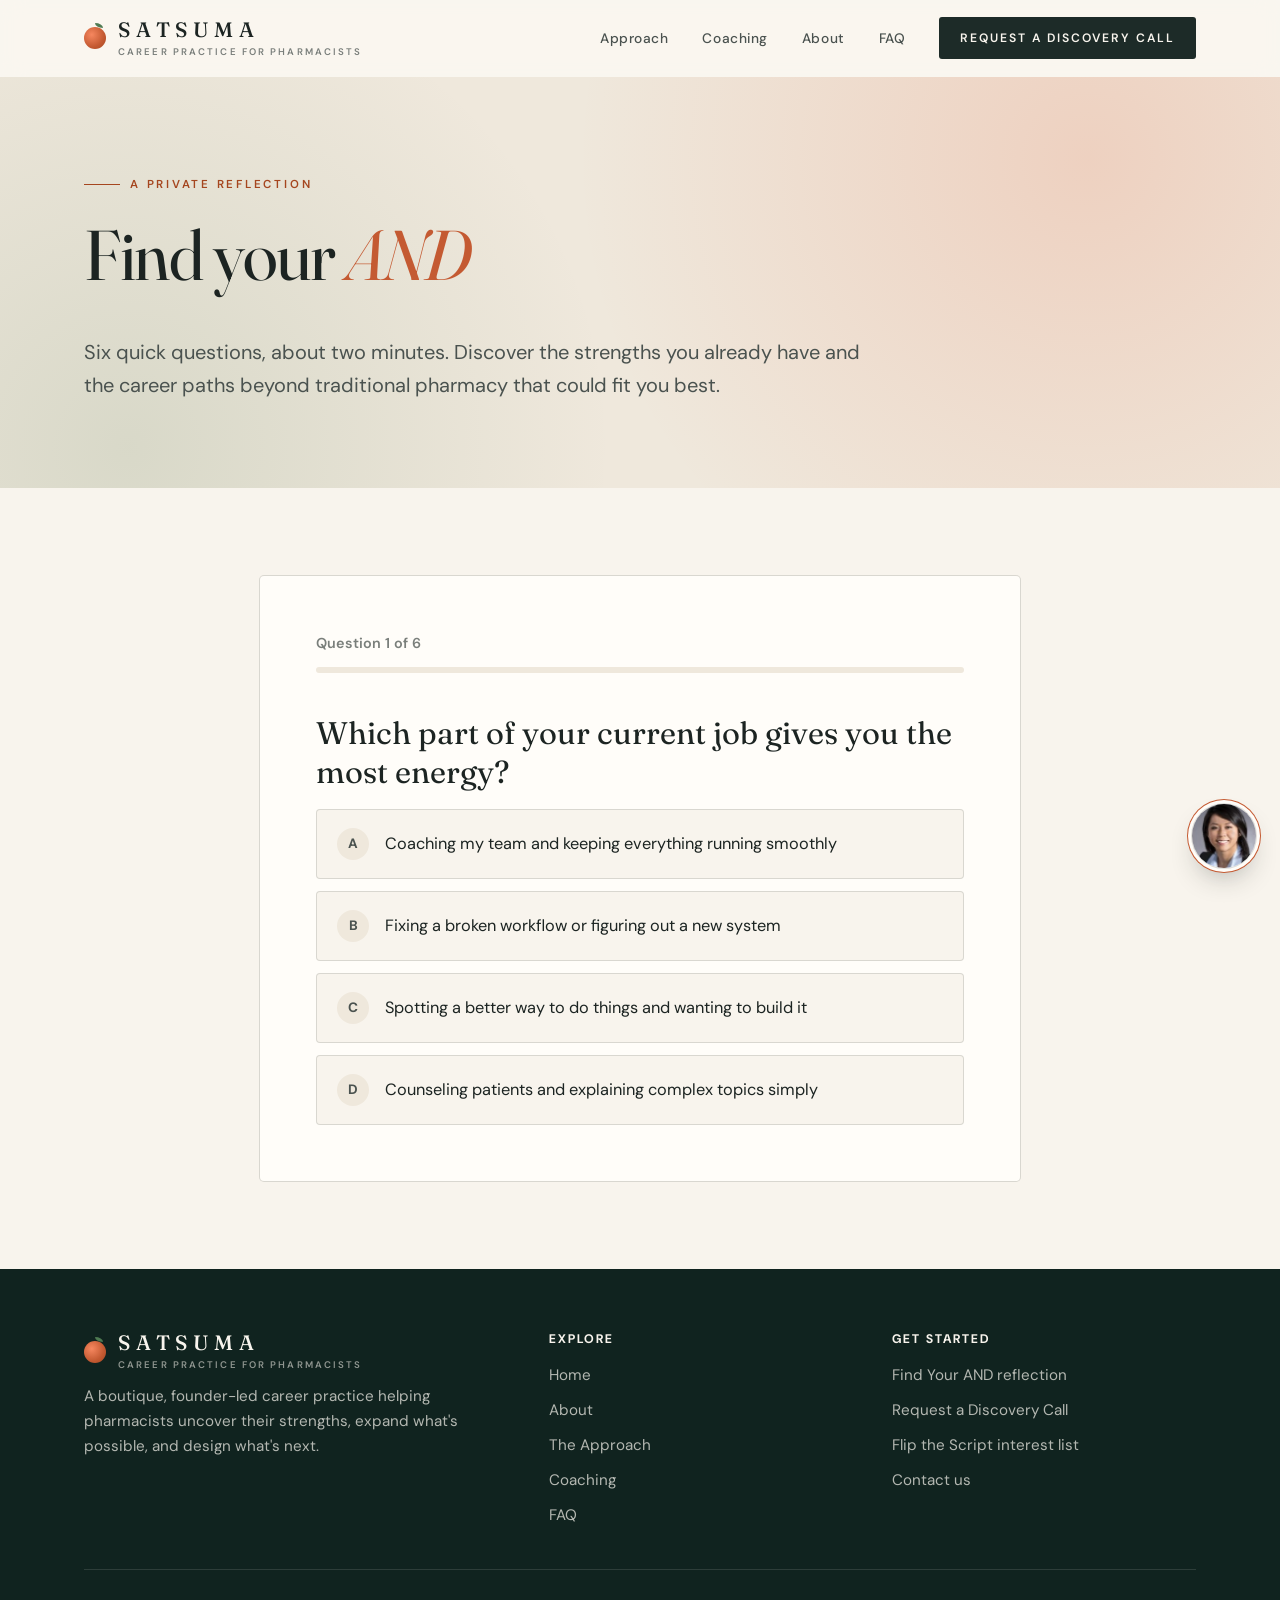
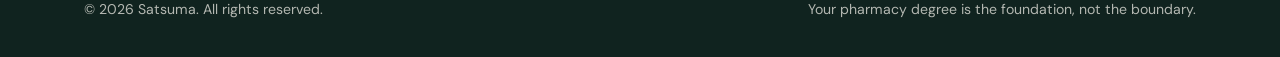
<file: assessment.html>
<!doctype html>
<html lang="en">
<head>
  <meta charset="utf-8">
  <meta name="viewport" content="width=device-width, initial-scale=1">
  <title>Find Your AND: Free Career Self-Assessment for Pharmacists | Satsuma</title>
  <meta name="description" content="A free 2-minute self-assessment for pharmacists. Discover your strengths and the career paths beyond traditional pharmacy that fit you best.">
  <meta property="og:title" content="Find Your AND: Free Career Self-Assessment for Pharmacists">
  <meta property="og:description" content="Six questions. Two minutes. Discover the career paths that build on everything you've already earned.">
  <meta property="og:type" content="website">
  <link rel="canonical" href="https://dyunck.github.io/terri/assessment.html">
  <meta property="og:url" content="https://dyunck.github.io/terri/assessment.html">
  <meta property="og:site_name" content="Satsuma">
  <meta property="og:image" content="https://dyunck.github.io/terri/assets/img/og-image.png">
  <meta property="og:image:width" content="1200">
  <meta property="og:image:height" content="630">
  <meta property="og:image:alt" content="Satsuma: You're not just a pharmacist. Find your AND. Career coaching with Terri Wang, PharmD, PMP.">
  <meta name="twitter:card" content="summary_large_image">
  <meta name="twitter:title" content="Find Your AND: Free Career Self-Assessment for Pharmacists">
  <meta name="twitter:description" content="Six questions. Two minutes. Discover the career paths that build on everything you've already earned.">
  <meta name="twitter:image" content="https://dyunck.github.io/terri/assets/img/og-image.png">
  <meta name="theme-color" content="#faf6f0">
  <link rel="icon" href="assets/img/favicon.svg" type="image/svg+xml">
  <link rel="preconnect" href="https://fonts.googleapis.com">
  <link rel="preconnect" href="https://fonts.gstatic.com" crossorigin>
  <link href="https://fonts.googleapis.com/css2?family=DM+Sans:ital,opsz,wght@0,9..40,400;0,9..40,500;0,9..40,600;0,9..40,700;1,9..40,400&family=Fraunces:ital,opsz,wght@0,9..144,400;0,9..144,500;0,9..144,600;1,9..144,400;1,9..144,500;1,9..144,600&display=swap" rel="stylesheet">
  <link rel="stylesheet" href="assets/styles.css">
  <script type="application/ld+json">
{
  "@context": "https://schema.org",
  "@graph": [
    {
      "@type": "WebPage",
      "url": "https://dyunck.github.io/terri/assessment.html",
      "name": "Find Your AND: Free Career Self-Assessment for Pharmacists",
      "isPartOf": {
        "@id": "https://dyunck.github.io/terri/#website"
      },
      "publisher": {
        "@id": "https://dyunck.github.io/terri/#business"
      }
    }
  ]
}
  </script>
</head>
<body>

<header class="site-header">
  <div class="wrap">
    <a class="logo" href="index.html" aria-label="Satsuma home"><span class="logo-mark" aria-hidden="true"></span><span class="logo-text"><span class="logo-name">Satsuma</span><span class="logo-sub">Career practice for pharmacists</span></span></a>
    <button class="nav-toggle" aria-label="Open menu" aria-expanded="false" aria-controls="site-nav"><span></span><span></span><span></span></button>
    <nav class="nav" id="site-nav">
      <a href="index.html#approach">Approach</a>
      <a href="index.html#work">Coaching</a>
      <a href="about.html">About</a>
      <a href="index.html#faq">FAQ</a>
      <a class="btn btn--primary" href="about.html#contact" data-booking>Request a Discovery Call</a>
    </nav>
  </div>
</header>

<main>

  <section class="page-hero page-hero--compact">
    <div class="wrap">
      <div class="eyebrow">A private reflection</div>
      <h1>Find your <span class="accent">AND</span></h1>
      <p class="lede">Six quick questions, about two minutes. Discover the strengths you already have and the career paths beyond traditional pharmacy that could fit you best.</p>
    </div>
  </section>

  <section class="section section--tight">
    <div class="wrap">
      <div class="quiz" data-assessment>

        <div class="quiz-head">
          <span data-progress-text>Question 1 of 6</span>
          <button type="button" class="link-btn" data-back hidden>&larr; Back</button>
        </div>
        <div class="quiz-progress" aria-hidden="true"><span data-progress></span></div>

        <div data-quiz>
          <div data-steps aria-live="polite"></div>
        </div>

        <div class="quiz-gate" data-gate hidden>
          <div class="eyebrow">All done</div>
          <h2>Your results are ready</h2>
          <p class="lede">Enter your name and email to see your results. We'll also send you occasional ideas and inspiration for pharmacists exploring what's next. Unsubscribe anytime.</p>
          <form class="gate-form">
            <div class="field-row">
              <div class="field">
                <label for="g-name">First name</label>
                <input id="g-name" name="first_name" type="text" required autocomplete="given-name">
              </div>
              <div class="field">
                <label for="g-email">Email</label>
                <input id="g-email" name="email" type="email" required autocomplete="email">
              </div>
            </div>
            <button class="btn btn--primary" type="submit">See my results <span class="arrow" aria-hidden="true">&rarr;</span></button>
          </form>
        </div>

        <div class="quiz-result" data-result hidden>
          <div data-result-body></div>
          <div class="result-cta">
            <div>
              <h3>Want help turning this into a plan?</h3>
              <p>A discovery call is a relaxed conversation about where you are, what you're curious about, and what could come next.</p>
            </div>
            <div class="btn-row">
              <a class="btn btn--primary" href="about.html#contact" data-booking>Request a Discovery Call <span class="arrow" aria-hidden="true">&rarr;</span></a>
              <button type="button" class="btn btn--ghost" data-restart>Retake</button>
            </div>
          </div>
          <p class="small muted">This assessment is a starting point for reflection, not a scientific test. Your best path is the one that fits your goals, values, and life.</p>
        </div>

      </div>
    </div>
  </section>

</main>

<footer class="site-footer">
  <div class="wrap">
    <div class="footer-grid">
      <div>
        <a class="logo" href="index.html"><span class="logo-mark" aria-hidden="true"></span><span class="logo-text"><span class="logo-name">Satsuma</span><span class="logo-sub">Career practice for pharmacists</span></span></a>
        <p>A boutique, founder-led career practice helping pharmacists uncover their strengths, expand what's possible, and design what's next.</p>
      </div>
      <div>
        <h4>Explore</h4>
        <ul>
          <li><a href="index.html">Home</a></li>
          <li><a href="about.html">About</a></li>
          <li><a href="index.html#approach">The Approach</a></li>
          <li><a href="index.html#work">Coaching</a></li>
          <li><a href="index.html#faq">FAQ</a></li>
        </ul>
      </div>
      <div>
        <h4>Get started</h4>
        <ul>
          <li><a href="assessment.html">Find Your AND reflection</a></li>
          <li><a href="about.html#contact" data-booking>Request a Discovery Call</a></li>
          <li><a href="index.html#flip-the-script">Flip the Script interest list</a></li>
          <li><a href="about.html#contact">Contact us</a></li>
        </ul>
      </div>
    </div>
    <div class="footer-bottom">
      <span>&copy; <span data-year>2026</span> Satsuma. All rights reserved.</span>
      <span>Your pharmacy degree is the foundation, not the boundary.</span>
    </div>
  </div>
</footer>

<script src="assets/main.js"></script>
<script src="assets/chat.js"></script>
<script src="assets/assessment.js"></script>
</body>
</html>
</file>
<file: assets/styles.css>
/* ==========================================================
   Satsuma — pharmacist career coaching
   ========================================================== */

:root {
  --ink: #1c2422;
  --ink-soft: #4a524f;
  --muted: #7a7f7b;
  --cream: #f8f4ed;
  --sand: #efe8dc;
  --sand-deep: #e2d7c5;
  --white: #fffdf9;
  --satsuma: #c45a32;
  --satsuma-dark: #a5461f;
  --satsuma-tint: #f3e2d6;
  --forest: #1d2b28;
  --forest-2: #2a3b37;
  --line: rgba(28, 36, 34, 0.14);

  --serif: "Fraunces", Georgia, "Times New Roman", serif;
  --sans: "DM Sans", system-ui, -apple-system, "Segoe UI", Roboto, sans-serif;

  --radius: 4px;
  --radius-sm: 3px;
  --shadow: 0 0 0 1px var(--line);
  --wrap: 1160px;
}

*,
*::before,
*::after { box-sizing: border-box; }

html { scroll-behavior: smooth; -webkit-text-size-adjust: 100%; }

body {
  margin: 0;
  background: var(--cream);
  color: var(--ink);
  font-family: var(--sans);
  font-size: 1.0625rem;
  line-height: 1.65;
  -webkit-font-smoothing: antialiased;
}

img { max-width: 100%; display: block; }
a { color: inherit; }

h1, h2, h3, h4 {
  font-family: var(--serif);
  font-weight: 400;
  line-height: 1.1;
  letter-spacing: -0.02em;
  margin: 0 0 0.6em;
  font-variation-settings: "opsz" 96;
}
h1 { font-size: clamp(2.5rem, 5.6vw, 4.4rem); }
h2 { font-size: clamp(2rem, 3.8vw, 3rem); }
h3 { font-size: clamp(1.35rem, 2vw, 1.6rem); }
p { margin: 0 0 1.1em; }
em { font-style: italic; }

.wrap {
  width: 100%;
  max-width: var(--wrap);
  margin: 0 auto;
  padding: 0 24px;
}

.section { padding: clamp(80px, 11vw, 152px) 0; }
.section--tight { padding: clamp(56px, 7vw, 88px) 0; }
.section--sand { background: var(--sand); }
.section--white { background: var(--white); }
.section--forest { background: var(--forest); color: var(--cream); }

.eyebrow {
  display: inline-flex;
  align-items: center;
  gap: 10px;
  font-size: 0.72rem;
  font-weight: 600;
  letter-spacing: 0.24em;
  text-transform: uppercase;
  color: var(--satsuma-dark);
  margin-bottom: 22px;
}
.eyebrow::before {
  content: "";
  width: 36px;
  height: 1px;
  background: currentColor;
}
.section--forest .eyebrow { color: #f4a283; }

.lede { font-size: clamp(1.1rem, 1.6vw, 1.25rem); color: var(--ink-soft); max-width: 40em; }
.section--forest .lede { color: rgba(250, 246, 240, 0.78); }

.accent { color: var(--satsuma); font-style: italic; }

/* ---------- Buttons ---------- */
.btn {
  display: inline-flex;
  align-items: center;
  justify-content: center;
  gap: 10px;
  padding: 18px 30px;
  border-radius: var(--radius-sm);
  border: 1px solid transparent;
  font: 600 0.76rem/1 var(--sans);
  letter-spacing: 0.16em;
  text-transform: uppercase;
  text-decoration: none;
  cursor: pointer;
  transition: background 0.2s ease, color 0.2s ease, border-color 0.2s ease, transform 0.2s ease;
}
.btn:hover { transform: none; }
.btn:focus-visible { outline: 3px solid var(--satsuma-tint); outline-offset: 3px; }
.btn--primary { background: var(--forest); color: var(--cream); }
.btn--primary:hover { background: var(--satsuma-dark); }
.btn--ghost { border-color: var(--ink); color: var(--ink); background: transparent; }
.btn--ghost:hover { background: var(--ink); color: var(--cream); }
.btn--light { border-color: rgba(250, 246, 240, 0.5); color: var(--cream); }
.btn--light:hover { background: var(--cream); color: var(--forest); }
.btn .arrow { transition: transform 0.2s ease; }
.btn:hover .arrow { transform: translateX(3px); }

.btn-row { display: flex; flex-wrap: wrap; gap: 14px; align-items: center; }

/* ---------- Header ---------- */
.site-header {
  position: sticky;
  top: 0;
  z-index: 50;
  background: rgba(250, 246, 240, 0.86);
  backdrop-filter: saturate(160%) blur(12px);
  -webkit-backdrop-filter: saturate(160%) blur(12px);
  border-bottom: 1px solid transparent;
  transition: border-color 0.2s ease;
}
.site-header.is-scrolled { border-bottom-color: var(--line); }
.site-header .wrap {
  display: flex;
  align-items: center;
  justify-content: space-between;
  height: 76px;
}
.logo {
  display: inline-flex;
  align-items: center;
  gap: 10px;
  font-family: var(--serif);
  font-size: 1.55rem;
  font-weight: 600;
  letter-spacing: -0.02em;
  text-decoration: none;
}
.logo-mark {
  width: 26px;
  height: 26px;
  border-radius: 50%;
  background: radial-gradient(circle at 35% 35%, #f6875f, var(--satsuma) 60%, var(--satsuma-dark));
  position: relative;
}
.logo-mark::after {
  content: "";
  position: absolute;
  top: -5px;
  left: 13px;
  width: 9px;
  height: 6px;
  border-radius: 0 100% 0 100%;
  background: #4f7a52;
}
.nav { display: flex; align-items: center; gap: 34px; }
.nav a:not(.btn) {
  text-decoration: none;
  font-weight: 500;
  font-size: 0.97rem;
  color: var(--ink-soft);
  position: relative;
}
.nav a:not(.btn):hover,
.nav a[aria-current="page"] { color: var(--ink); }
.nav a[aria-current="page"]::after {
  content: "";
  position: absolute;
  left: 0;
  right: 0;
  bottom: -6px;
  height: 2px;
  background: var(--satsuma);
}
.nav .btn { padding: 12px 20px; }

.nav-toggle {
  display: none;
  background: none;
  border: 0;
  padding: 8px;
  cursor: pointer;
  color: var(--ink);
}
.nav-toggle span {
  display: block;
  width: 24px;
  height: 2px;
  background: currentColor;
  margin: 5px 0;
  transition: transform 0.2s ease, opacity 0.2s ease;
}

@media (max-width: 860px) {
  .nav-toggle { display: block; }
  .nav {
    position: absolute;
    top: 76px;
    left: 0;
    right: 0;
    flex-direction: column;
    align-items: stretch;
    gap: 0;
    padding: 8px 24px 24px;
    background: var(--cream);
    border-bottom: 1px solid var(--line);
    display: none;
  }
  .nav.is-open { display: flex; }
  .nav a:not(.btn) { padding: 14px 0; border-bottom: 1px solid var(--line); }
  .nav a[aria-current="page"]::after { display: none; }
  .nav .btn { margin-top: 18px; }
  .nav-toggle[aria-expanded="true"] span:nth-child(1) { transform: translateY(7px) rotate(45deg); }
  .nav-toggle[aria-expanded="true"] span:nth-child(2) { opacity: 0; }
  .nav-toggle[aria-expanded="true"] span:nth-child(3) { transform: translateY(-7px) rotate(-45deg); }
}

/* ---------- Hero ---------- */
.hero { padding: clamp(72px, 10vw, 136px) 0 clamp(80px, 10vw, 136px); position: relative; overflow: hidden; }
.hero::before {
  content: "";
  position: absolute;
  width: 640px;
  height: 640px;
  right: -220px;
  top: -200px;
  border-radius: 50%;
  background: none;
  pointer-events: none;
}
.hero-grid {
  display: grid;
  grid-template-columns: 1.15fr 0.85fr;
  gap: clamp(40px, 6vw, 88px);
  align-items: center;
  position: relative;
}
.hero h1 { margin-bottom: 0.45em; }
.hero .lede { margin-bottom: 2em; }

.and-card {
  background: var(--forest);
  color: var(--cream);
  border-radius: var(--radius);
  padding: clamp(32px, 4vw, 48px);
  position: relative;
}
.and-card::after {
  content: "";
  position: absolute;
  inset: 14px -14px -14px 14px;
  border: 1px solid var(--satsuma);
  border-radius: var(--radius);
  z-index: -1;
}
.and-card .label {
  font-size: 0.78rem;
  letter-spacing: 0.16em;
  text-transform: uppercase;
  color: rgba(250, 246, 240, 0.6);
  margin-bottom: 26px;
}
.and-card .line {
  font-family: var(--serif);
  font-size: clamp(1.6rem, 2.6vw, 2.1rem);
  line-height: 1.2;
}
.and-card .and {
  display: block;
  font-family: var(--serif);
  font-style: italic;
  font-weight: 600;
  font-size: clamp(3.4rem, 6vw, 5rem);
  line-height: 1;
  font-weight: 400;
  color: #e3a07f;
  margin: 6px 0 8px;
}
.rotator {
  display: block;
  min-height: 1.25em;
  font-family: var(--serif);
  font-size: clamp(1.6rem, 2.6vw, 2.1rem);
  line-height: 1.2;
  border-bottom: 2px solid rgba(250, 246, 240, 0.25);
  padding-bottom: 14px;
}
.rotator span { display: inline-block; transition: opacity 0.35s ease, transform 0.35s ease; }
.rotator span.is-out { opacity: 0; transform: translateY(-10px); }
.and-card .foot {
  margin-top: 22px;
  font-size: 0.95rem;
  color: rgba(250, 246, 240, 0.72);
}

/* ---------- Quotes / "what we hear" ---------- */
.section-head { max-width: 760px; margin-bottom: clamp(36px, 5vw, 56px); }
.section-head--center { margin-left: auto; margin-right: auto; text-align: center; }
.section-head--center .eyebrow { justify-content: center; }

.quote-grid {
  display: grid;
  grid-template-columns: repeat(4, 1fr);
  gap: 18px;
}
.quote-card {
  background: var(--white);
  border-radius: var(--radius);
  padding: 30px 26px 28px;
  box-shadow: var(--shadow);
  position: relative;
}
.quote-card::before {
  content: "\201C";
  font-family: var(--serif);
  font-size: 4.2rem;
  line-height: 1;
  color: var(--satsuma);
  display: block;
  height: 36px;
}
.quote-card p {
  font-family: var(--serif);
  font-style: italic;
  font-size: 1.28rem;
  line-height: 1.35;
  margin: 0;
}
.callout {
  margin-top: clamp(36px, 5vw, 52px);
  text-align: center;
  font-family: var(--serif);
  font-size: clamp(1.3rem, 2.2vw, 1.75rem);
  line-height: 1.35;
}

/* ---------- AND section ---------- */
.split {
  display: grid;
  grid-template-columns: 1fr 1fr;
  gap: clamp(40px, 6vw, 96px);
  align-items: start;
}
.and-list { list-style: none; margin: 0 0 32px; padding: 0; border-top: 1px solid var(--line); }
.and-list li {
  display: flex;
  align-items: baseline;
  gap: 14px;
  padding: 18px 0;
  border-bottom: 1px solid var(--line);
  font-family: var(--serif);
  font-size: clamp(1.25rem, 2vw, 1.5rem);
}
.and-list .tag {
  font-family: var(--sans);
  font-size: 0.72rem;
  font-weight: 700;
  letter-spacing: 0.16em;
  text-transform: uppercase;
  color: var(--white);
  background: var(--satsuma);
  border-radius: var(--radius-sm);
  padding: 4px 10px;
  flex-shrink: 0;
  transform: translateY(-3px);
}
.reframe {
  background: var(--sand);
  border-radius: var(--radius);
  padding: 30px 32px;
  margin-bottom: 32px;
}
.reframe p { margin: 0; font-size: 1.05rem; }
.reframe .not { color: var(--muted); text-decoration: line-through; text-decoration-color: var(--satsuma); text-decoration-thickness: 2px; }
.reframe .but { font-family: var(--serif); font-size: clamp(1.35rem, 2.2vw, 1.65rem); line-height: 1.3; margin-top: 10px; }

/* ---------- Meet Terri ---------- */
.intro {
  display: grid;
  grid-template-columns: auto 1fr;
  gap: clamp(28px, 5vw, 64px);
  align-items: center;
  background: var(--white);
  border-radius: var(--radius);
  padding: clamp(32px, 5vw, 64px);
  box-shadow: var(--shadow);
}
.portrait {
  width: clamp(140px, 18vw, 200px);
  aspect-ratio: 1;
  border-radius: 50%;
  object-fit: cover;
  object-position: center 20%;
  box-shadow: 0 0 0 1px var(--line), 0 0 0 10px var(--white), 0 0 0 11px var(--line);
}
.intro h2 { margin-bottom: 0.4em; }
.intro p { color: var(--ink-soft); max-width: 46em; }

/* ---------- Offerings ---------- */
.offer-grid { display: grid; grid-template-columns: 1fr 1fr; gap: 24px; }
.offer {
  background: var(--white);
  border-radius: var(--radius);
  padding: clamp(32px, 4vw, 48px);
  display: flex;
  flex-direction: column;
  box-shadow: var(--shadow);
  border: 1px solid transparent;
  transition: transform 0.25s ease, border-color 0.25s ease;
}
.offer:hover { border-color: var(--sand-deep); }
.offer .kicker {
  font-size: 0.78rem;
  font-weight: 700;
  letter-spacing: 0.14em;
  text-transform: uppercase;
  color: var(--muted);
  margin-bottom: 18px;
}
.offer .icon {
  width: 52px;
  height: 52px;
  border-radius: var(--radius);
  display: grid;
  place-items: center;
  background: var(--satsuma-tint);
  color: var(--satsuma-dark);
  margin-bottom: 24px;
}
.offer .icon svg { width: 26px; height: 26px; }
.offer h3 { margin-bottom: 0.35em; }
.offer .sub { font-weight: 600; color: var(--ink); margin-bottom: 0.9em; }
.offer p { color: var(--ink-soft); }
.offer .btn { margin-top: auto; align-self: flex-start; }
.offer .status {
  display: inline-flex;
  align-items: center;
  gap: 8px;
  font-size: 0.85rem;
  font-weight: 600;
  color: var(--forest-2);
  background: #e3efe9;
  border-radius: var(--radius-sm);
  padding: 6px 12px;
  margin-bottom: 22px;
  align-self: flex-start;
}
.offer .status::before { content: ""; width: 8px; height: 8px; border-radius: 50%; background: #3f8a63; }

/* ---------- Testimonial ---------- */
.testimonial { max-width: 900px; margin: 0 auto; text-align: center; }
.testimonial blockquote { margin: 0; }
.testimonial .mark {
  font-family: var(--serif);
  font-size: 6rem;
  line-height: 0.6;
  color: var(--satsuma);
  height: 48px;
  display: block;
}
.testimonial p {
  font-family: var(--serif);
  font-size: clamp(1.3rem, 2.3vw, 1.8rem);
  line-height: 1.45;
}
.testimonial strong { font-weight: 600; background: linear-gradient(transparent 62%, var(--satsuma-tint) 62%); }
.testimonial cite {
  display: inline-flex;
  align-items: center;
  gap: 14px;
  font-style: normal;
  margin-top: 12px;
  text-align: left;
}
.testimonial cite img {
  width: 52px;
  height: 52px;
  border-radius: 50%;
  object-fit: cover;
}
.testimonial cite b { display: block; font-size: 1rem; }
.testimonial cite small { color: var(--muted); font-size: 0.9rem; }

/* ---------- Newsletter / CTA band ---------- */
.cta-band {
  display: grid;
  grid-template-columns: 1.1fr 0.9fr;
  gap: clamp(32px, 5vw, 72px);
  align-items: center;
}
.cta-band h2 { color: var(--cream); }
.cta-band h2 em { color: #f4a283; }

.subscribe { display: flex; gap: 10px; flex-wrap: wrap; }
.subscribe input {
  flex: 1 1 220px;
  min-width: 0;
  padding: 15px 20px;
  border-radius: var(--radius-sm);
  border: 1.5px solid rgba(250, 246, 240, 0.25);
  background: rgba(250, 246, 240, 0.06);
  color: var(--cream);
  font: inherit;
  font-size: 1rem;
}
.subscribe input::placeholder { color: rgba(250, 246, 240, 0.55); }
.subscribe input:focus { outline: none; border-color: #f4a283; }
.form-note { font-size: 0.88rem; margin-top: 12px; color: rgba(250, 246, 240, 0.6); }
.form-status { font-size: 0.95rem; margin-top: 12px; min-height: 1.4em; }
.section--forest .form-status { color: #f4a283; }

/* ---------- Page hero (inner pages) ---------- */
.page-hero {
  padding: clamp(64px, 9vw, 120px) 0 clamp(56px, 7vw, 96px);
  background:
    radial-gradient(circle at 85% 20%, rgba(232, 88, 47, 0.16), transparent 45%),
    radial-gradient(circle at 10% 90%, rgba(79, 122, 82, 0.14), transparent 40%),
    var(--sand);
}
.page-hero h1 { max-width: 14em; }

/* ---------- Mission & values ---------- */
.prose p { color: var(--ink-soft); font-size: 1.1rem; }
.prose p:first-of-type { font-family: var(--serif); color: var(--ink); font-size: clamp(1.35rem, 2.2vw, 1.7rem); line-height: 1.4; }

.values {
  display: grid;
  grid-template-columns: repeat(auto-fit, minmax(200px, 1fr));
  gap: 18px;
  counter-reset: v;
}
.value {
  background: var(--white);
  border-radius: var(--radius);
  padding: 28px 24px;
  box-shadow: var(--shadow);
  counter-increment: v;
}
.value::before {
  content: "0" counter(v);
  display: block;
  font-family: var(--serif);
  font-size: 1.1rem;
  color: var(--satsuma);
  margin-bottom: 14px;
}
.value p { margin: 0; font-size: 1.02rem; }
.value b { display: block; font-family: var(--serif); font-weight: 500; font-size: 1.3rem; line-height: 1.25; margin-bottom: 8px; }

/* ---------- Team ---------- */
.team { display: grid; gap: 24px; }
.member {
  display: grid;
  grid-template-columns: 180px 1fr;
  gap: clamp(24px, 4vw, 48px);
  background: var(--white);
  border-radius: var(--radius);
  padding: clamp(28px, 4vw, 44px);
  box-shadow: var(--shadow);
  align-items: start;
}
.member img {
  width: 180px;
  aspect-ratio: 4 / 5;
  object-fit: cover;
  border-radius: var(--radius);
}
.member h3 { margin-bottom: 0.15em; }
.member .role { color: var(--satsuma-dark); font-weight: 600; font-size: 0.95rem; margin-bottom: 1em; }
.member p { color: var(--ink-soft); }

/* ---------- Contact ---------- */
.contact-grid { display: grid; grid-template-columns: 0.9fr 1.1fr; gap: clamp(32px, 5vw, 80px); align-items: start; }
.contact-form {
  background: var(--white);
  border-radius: var(--radius);
  padding: clamp(28px, 4vw, 44px);
  box-shadow: var(--shadow);
  display: grid;
  gap: 18px;
}
.field-row { display: grid; grid-template-columns: 1fr 1fr; gap: 18px; }
.field label { display: block; font-weight: 600; font-size: 0.92rem; margin-bottom: 8px; }
.field input,
.field select,
.field textarea {
  width: 100%;
  padding: 14px 16px;
  border-radius: var(--radius-sm);
  border: 1.5px solid var(--line);
  background: var(--cream);
  font: inherit;
  font-size: 1rem;
  color: var(--ink);
}
.field textarea { min-height: 140px; resize: vertical; }
.field input:focus,
.field select:focus,
.field textarea:focus { outline: none; border-color: var(--satsuma); background: var(--white); }
.contact-form .form-status { color: var(--satsuma-dark); margin: 0; }
.steps { list-style: none; margin: 28px 0 0; padding: 0; display: grid; gap: 18px; }
.steps li { display: grid; grid-template-columns: 40px 1fr; gap: 14px; align-items: start; }
.steps .n {
  width: 40px;
  height: 40px;
  border-radius: 50%;
  display: grid;
  place-items: center;
  background: var(--satsuma-tint);
  color: var(--satsuma-dark);
  font-weight: 700;
}
.steps b { display: block; }
.steps span { color: var(--ink-soft); font-size: 0.98rem; }

/* ---------- Footer ---------- */
.site-footer { background: #10231f; color: rgba(250, 246, 240, 0.7); padding: 64px 0 36px; font-size: 0.95rem; }
.footer-grid { display: grid; grid-template-columns: 1.4fr 1fr 1fr; gap: 40px; padding-bottom: 40px; border-bottom: 1px solid rgba(250, 246, 240, 0.12); }
.site-footer .logo { color: var(--cream); margin-bottom: 14px; }
.site-footer h4 { font-family: var(--sans); font-size: 0.78rem; font-weight: 700; letter-spacing: 0.16em; text-transform: uppercase; color: var(--cream); margin-bottom: 16px; }
.site-footer ul { list-style: none; margin: 0; padding: 0; display: grid; gap: 10px; }
.site-footer a { text-decoration: none; }
.site-footer a:hover { color: var(--cream); }
.footer-bottom { padding-top: 28px; display: flex; justify-content: space-between; flex-wrap: wrap; gap: 12px; font-size: 0.88rem; }

/* ---------- Reveal on scroll ---------- */
.reveal { opacity: 0; transform: translateY(18px); transition: opacity 0.7s ease, transform 0.7s ease; }
.reveal.is-visible { opacity: 1; transform: none; }
@media (prefers-reduced-motion: reduce) {
  html { scroll-behavior: auto; }
  .reveal { opacity: 1; transform: none; transition: none; }
  .btn, .offer, .rotator span { transition: none; }
}

/* ---------- Responsive ---------- */
@media (max-width: 1000px) {
  .quote-grid { grid-template-columns: 1fr 1fr; }
}
@media (max-width: 860px) {
  .hero-grid,
  .split,
  .offer-grid,
  .cta-band,
  .contact-grid,
  .footer-grid { grid-template-columns: 1fr; }
  .and-card { margin-right: 14px; }
  .intro { grid-template-columns: 1fr; text-align: left; }
  .member { grid-template-columns: 1fr; }
  .member img { width: 140px; }
}
@media (max-width: 560px) {
  .wrap { padding: 0 16px; }
  .quote-grid { grid-template-columns: 1fr; }
  .field-row { grid-template-columns: 1fr; }
  .btn-row .btn { width: 100%; }
  .offer .btn { align-self: stretch; }
}

/* ---------- Utilities ---------- */
.sr-only {
  position: absolute;
  width: 1px;
  height: 1px;
  padding: 0;
  margin: -1px;
  overflow: hidden;
  clip: rect(0, 0, 0, 0);
  white-space: nowrap;
  border: 0;
}
.subscribe--light { margin-top: auto; }
.subscribe--light input {
  border-color: var(--line);
  background: var(--cream);
  color: var(--ink);
}
.subscribe--light input::placeholder { color: var(--muted); }
.subscribe--light input:focus { border-color: var(--satsuma); }
.offer .form-status { color: var(--satsuma-dark); margin: 10px 0 0; }

/* ---------- FAQ ---------- */
.faq-grid { display: grid; grid-template-columns: 0.8fr 1.2fr; gap: clamp(32px, 5vw, 80px); align-items: start; }
.faq-list { border-top: 1px solid var(--line); }
.faq-item { border-bottom: 1px solid var(--line); }
.faq-item summary {
  list-style: none;
  cursor: pointer;
  display: flex;
  justify-content: space-between;
  align-items: center;
  gap: 20px;
  padding: 24px 0;
  font-family: var(--serif);
  font-size: clamp(1.15rem, 1.8vw, 1.35rem);
  line-height: 1.3;
}
.faq-item summary::-webkit-details-marker { display: none; }
.faq-item summary::after {
  content: "+";
  flex-shrink: 0;
  width: 34px;
  height: 34px;
  border-radius: 50%;
  display: grid;
  place-items: center;
  font-family: var(--sans);
  font-size: 1.3rem;
  color: var(--satsuma-dark);
  background: var(--satsuma-tint);
  transition: transform 0.2s ease;
}
.faq-item[open] summary::after { transform: rotate(45deg); }
.faq-item summary:hover { color: var(--satsuma-dark); }
.faq-item summary:focus-visible { outline: 3px solid var(--satsuma-tint); outline-offset: 4px; border-radius: 6px; }
.faq-answer { padding: 0 54px 24px 0; color: var(--ink-soft); }
.faq-answer p:last-child { margin-bottom: 0; }

/* ---------- Lead magnet band ---------- */
.lead-preview {
  background: rgba(250, 246, 240, 0.06);
  border: 1px solid rgba(250, 246, 240, 0.14);
  border-radius: var(--radius);
  padding: clamp(24px, 3vw, 36px);
}
.lead-preview .q { font-family: var(--serif); font-size: 1.25rem; color: var(--cream); margin-bottom: 16px; }
.lead-preview .opt {
  display: flex;
  gap: 12px;
  align-items: center;
  padding: 12px 16px;
  border-radius: var(--radius);
  border: 1px solid rgba(250, 246, 240, 0.16);
  margin-bottom: 10px;
  font-size: 0.97rem;
  color: rgba(250, 246, 240, 0.85);
}
.lead-preview .opt b {
  width: 26px;
  height: 26px;
  border-radius: 50%;
  display: grid;
  place-items: center;
  font-size: 0.8rem;
  background: rgba(250, 246, 240, 0.1);
  flex-shrink: 0;
}
.lead-preview .opt.is-hot { border-color: #f4a283; background: rgba(232, 88, 47, 0.16); }
.lead-preview .opt.is-hot b { background: var(--satsuma); color: var(--white); }
.lead-points { list-style: none; padding: 0; margin: 0 0 30px; display: grid; gap: 10px; color: rgba(250, 246, 240, 0.85); }
.lead-points li { display: flex; gap: 10px; align-items: baseline; }
.lead-points li::before { content: "✓"; color: #f4a283; font-weight: 700; }

/* ---------- Assessment ---------- */
.page-hero--compact { padding: clamp(48px, 7vw, 88px) 0 clamp(40px, 5vw, 64px); }
.quiz {
  max-width: 760px;
  margin: 0 auto;
  background: var(--white);
  border-radius: var(--radius);
  padding: clamp(24px, 5vw, 56px);
  box-shadow: var(--shadow);
  scroll-margin-top: 96px;
}
.quiz-head { display: flex; justify-content: space-between; align-items: center; font-size: 0.9rem; font-weight: 600; color: var(--muted); margin-bottom: 12px; }
.link-btn { background: none; border: 0; padding: 4px 0; font: inherit; color: var(--ink-soft); cursor: pointer; }
.link-btn:hover { color: var(--satsuma-dark); }
.quiz-progress { height: 6px; background: var(--sand); border-radius: 999px; overflow: hidden; margin-bottom: clamp(28px, 4vw, 40px); }
.quiz-progress span { display: block; height: 100%; width: 0; background: var(--satsuma); border-radius: inherit; transition: width 0.35s ease; }
.quiz-q { border: 0; margin: 0; padding: 0; display: grid; gap: 12px; }
.quiz-q legend {
  font-family: var(--serif);
  font-size: clamp(1.45rem, 2.6vw, 1.95rem);
  line-height: 1.25;
  margin-bottom: 18px;
  padding: 0;
}
.quiz-option {
  display: flex;
  align-items: center;
  gap: 16px;
  width: 100%;
  text-align: left;
  padding: 18px 20px;
  border-radius: var(--radius);
  border: 1.5px solid var(--line);
  background: var(--cream);
  font: inherit;
  font-size: 1.02rem;
  color: var(--ink);
  cursor: pointer;
  transition: border-color 0.15s ease, background 0.15s ease, transform 0.15s ease;
}
.quiz-option:hover { border-color: var(--satsuma); background: var(--white); transform: translateY(-1px); }
.quiz-option:focus-visible { outline: 3px solid var(--satsuma-tint); outline-offset: 2px; }
.quiz-option .letter {
  width: 32px;
  height: 32px;
  border-radius: 50%;
  display: grid;
  place-items: center;
  flex-shrink: 0;
  font-weight: 700;
  font-size: 0.85rem;
  background: var(--sand);
  color: var(--ink-soft);
}
.quiz-option.is-selected { border-color: var(--satsuma); background: var(--satsuma-tint); }
.quiz-option.is-selected .letter { background: var(--satsuma); color: var(--white); }
.quiz-gate h2, .quiz-result h2 { font-size: clamp(1.9rem, 3.4vw, 2.6rem); }
.gate-form { display: grid; gap: 18px; margin-top: 8px; }
.gate-form .btn { justify-self: start; }
.result-grid { display: grid; grid-template-columns: 1fr 1fr; gap: 16px; margin: 28px 0 16px; }
.result-card { background: var(--cream); border-radius: var(--radius); padding: 24px; }
.result-card--soft { background: var(--sand); }
.result-card h3 { font-size: 1.2rem; margin-bottom: 12px; }
.checks { list-style: none; margin: 0; padding: 0; display: grid; gap: 8px; }
.checks li { display: flex; gap: 10px; align-items: baseline; font-size: 0.98rem; }
.checks li::before { content: "✓"; color: var(--satsuma); font-weight: 700; }
.bars { display: grid; gap: 10px; margin-bottom: 14px; }
.bar { display: grid; grid-template-columns: 120px 1fr 36px; gap: 12px; align-items: center; font-size: 0.92rem; }
.bar-label { font-weight: 600; }
.bar-track { height: 10px; background: rgba(27, 42, 47, 0.08); border-radius: 999px; overflow: hidden; }
.bar-fill { display: block; height: 100%; background: var(--satsuma); border-radius: inherit; }
.bar-val { color: var(--muted); text-align: right; font-variant-numeric: tabular-nums; }
.result-cta {
  margin-top: 28px;
  padding: 28px;
  border-radius: var(--radius);
  background: var(--forest);
  color: var(--cream);
  display: grid;
  gap: 18px;
}
.result-cta h3 { margin-bottom: 0.3em; }
.result-cta p { color: rgba(250, 246, 240, 0.78); margin: 0; }
.result-cta .btn--ghost { border-color: rgba(250, 246, 240, 0.5); color: var(--cream); }
.result-cta .btn--ghost:hover { background: var(--cream); color: var(--forest); }
.small { font-size: 0.92rem; }
.muted { color: var(--muted); margin-top: 20px; }

@media (max-width: 860px) {
  .faq-grid { grid-template-columns: 1fr; }
}
@media (max-width: 560px) {
  .faq-answer { padding-right: 0; }
  .result-grid { grid-template-columns: 1fr; }
  .bar { grid-template-columns: 96px 1fr 32px; }
  .gate-form .btn { justify-self: stretch; }
}
@media (max-width: 1000px) and (min-width: 861px) {
  .nav { gap: 22px; }
}

.quiz-result { scroll-margin-top: 110px; }

section[id], article[id] { scroll-margin-top: 76px; }


/* ==========================================================
   Boutique layer
   ========================================================== */
.logo { flex-direction: row; gap: 12px; }
.logo-text { display: flex; flex-direction: column; line-height: 1; }
.logo-name { font-family: var(--serif); font-size: 1.3rem; font-weight: 500; letter-spacing: 0.28em; text-transform: uppercase; }
.logo-sub { font-family: var(--sans); font-size: 0.6rem; font-weight: 600; letter-spacing: 0.22em; text-transform: uppercase; color: var(--muted); margin-top: 6px; }
.site-footer .logo-sub { color: rgba(248, 244, 237, 0.55); }
.logo-mark { width: 22px; height: 22px; }
.logo-mark::after { top: -4px; left: 11px; width: 8px; height: 5px; }
.nav a:not(.btn) { font-size: 0.86rem; letter-spacing: 0.04em; }
.nav .btn { padding: 14px 20px; }

.hero-note {
  display: flex;
  flex-wrap: wrap;
  gap: 8px 22px;
  margin-top: 30px;
  padding-top: 22px;
  border-top: 1px solid var(--line);
  font-size: 0.82rem;
  letter-spacing: 0.06em;
  color: var(--muted);
}
.hero-note span { display: inline-flex; align-items: center; gap: 8px; }
.hero-note span::before { content: ""; width: 5px; height: 5px; border-radius: 50%; background: var(--satsuma); }

.credentials { border-top: 1px solid var(--line); border-bottom: 1px solid var(--line); background: var(--white); }
.credentials .wrap { display: flex; flex-wrap: wrap; align-items: center; justify-content: center; gap: 14px 34px; padding-top: 26px; padding-bottom: 26px; }
.credentials .lead-in { font-size: 0.7rem; font-weight: 600; letter-spacing: 0.24em; text-transform: uppercase; color: var(--muted); }
.credentials .item { font-family: var(--serif); font-size: 1.08rem; color: var(--ink-soft); }
.credentials .sep { width: 4px; height: 4px; border-radius: 50%; background: var(--sand-deep); }

.quote-card { background: transparent; box-shadow: none; border-top: 1px solid var(--ink); border-radius: 0; padding: 26px 4px 0; }
.quote-card::before { font-size: 3rem; height: 28px; color: var(--satsuma); }

.principles { display: grid; grid-template-columns: repeat(4, 1fr); border-top: 1px solid var(--line); }
.principle { padding: 36px 28px 8px 0; }
.principle + .principle { padding-left: 28px; border-left: 1px solid var(--line); }
.principle .num { font-family: var(--serif); font-style: italic; font-size: 1.05rem; color: var(--satsuma); display: block; margin-bottom: 22px; }
.principle h3 { font-size: 1.45rem; margin-bottom: 0.5em; }
.principle p { color: var(--ink-soft); font-size: 0.98rem; margin: 0; }

.journey { display: grid; grid-template-columns: repeat(3, 1fr); gap: 0; counter-reset: j; }
.journey li { list-style: none; padding: 0 32px 0 0; counter-increment: j; }
.journey li + li { padding-left: 32px; border-left: 1px solid rgba(248, 244, 237, 0.16); }
.journey li::before { content: "0" counter(j); display: block; font-family: var(--serif); font-size: 2.6rem; font-weight: 300; color: #e3a07f; margin-bottom: 18px; line-height: 1; }
.journey h3 { color: var(--cream); font-size: 1.4rem; }
.journey p { color: rgba(248, 244, 237, 0.72); margin: 0; }
.journey-wrap { margin: 0; padding: 0; }

.offer .kicker { letter-spacing: 0.22em; }
.offer .icon { border-radius: 50%; background: transparent; border: 1px solid var(--sand-deep); }
.and-card .label { letter-spacing: 0.24em; }

@media (max-width: 1000px) {
  .principles { grid-template-columns: 1fr 1fr; }
  .principle:nth-child(3) { padding-left: 0; border-left: 0; }
}
@media (max-width: 860px) {
  .journey { grid-template-columns: 1fr; gap: 36px; }
  .journey li, .journey li + li { padding: 0; border-left: 0; }
  .logo-sub { display: none; }
}
@media (max-width: 560px) {
  .principles { grid-template-columns: 1fr; }
  .principle, .principle + .principle { padding: 28px 0 4px; border-left: 0; }
  .principle + .principle { border-top: 1px solid var(--line); }
  .credentials .sep { display: none; }
  .credentials .wrap { gap: 8px 20px; }
}

.section--forest .btn--primary,
.result-cta .btn--primary { background: var(--satsuma); color: var(--white); }
.section--forest .btn--primary:hover,
.result-cta .btn--primary:hover { background: var(--satsuma-dark); }

/* ==========================================================
   Chat assistant
   ========================================================== */
.chat { position: fixed; right: 24px; bottom: 24px; z-index: 80; font-family: var(--sans); }
.chat-launcher {
  position: relative;
  width: 64px;
  height: 64px;
  padding: 0;
  border-radius: 50%;
  border: 0;
  cursor: pointer;
  background: var(--white);
  box-shadow: 0 0 0 1px var(--line), 0 0 0 4px var(--white), 0 0 0 5px var(--satsuma), 0 14px 30px -10px rgba(28, 36, 34, 0.45);
  transition: transform 0.2s ease;
}
.chat-launcher:hover { transform: scale(1.04); }
.chat-launcher:focus-visible { outline: 3px solid var(--satsuma-tint); outline-offset: 6px; }
.chat-launcher img { width: 100%; height: 100%; border-radius: 50%; object-fit: cover; object-position: center 20%; }
.chat.is-open .chat-launcher { transform: scale(0.92); }

.chat-teaser {
  position: absolute;
  right: 0;
  bottom: 82px;
  width: 260px;
  background: var(--white);
  border: 1px solid var(--line);
  border-radius: var(--radius);
  padding: 16px 34px 16px 18px;
  box-shadow: 0 18px 40px -18px rgba(28, 36, 34, 0.35);
  font-size: 0.93rem;
  line-height: 1.45;
  animation: chatIn 0.4s ease;
}
.chat-teaser p { margin: 0; cursor: pointer; }
.chat-teaser-close { position: absolute; top: 6px; right: 8px; border: 0; background: none; font-size: 1.2rem; color: var(--muted); cursor: pointer; line-height: 1; padding: 4px; }

.chat-panel {
  position: absolute;
  right: 0;
  bottom: 84px;
  width: 380px;
  height: min(600px, calc(100vh - 130px));
  display: flex;
  flex-direction: column;
  background: var(--cream);
  border: 1px solid var(--line);
  border-radius: 6px;
  overflow: hidden;
  box-shadow: 0 30px 70px -24px rgba(28, 36, 34, 0.45);
  animation: chatIn 0.25s ease;
}
.chat-panel[hidden], .chat-teaser[hidden] { display: none; }
@keyframes chatIn { from { opacity: 0; transform: translateY(10px); } to { opacity: 1; transform: none; } }

.chat-header { display: flex; align-items: center; gap: 12px; padding: 14px 16px; background: var(--forest); color: var(--cream); }
.chat-header img { width: 44px; height: 44px; border-radius: 50%; object-fit: cover; object-position: center 20%; box-shadow: 0 0 0 2px rgba(248, 244, 237, 0.25); }
.chat-header b { display: block; font-family: var(--serif); font-weight: 500; font-size: 1.1rem; }
.chat-header span { font-size: 0.75rem; letter-spacing: 0.06em; color: rgba(248, 244, 237, 0.65); }
.chat-close { margin-left: auto; border: 0; background: none; color: var(--cream); font-size: 1.6rem; line-height: 1; cursor: pointer; padding: 4px 6px; }

.chat-log { flex: 1; overflow-y: auto; padding: 18px 16px 8px; display: flex; flex-direction: column; gap: 10px; }
.msg { max-width: 86%; padding: 11px 14px; font-size: 0.94rem; line-height: 1.5; border-radius: 4px; }
.msg--bot { align-self: flex-start; background: var(--white); border: 1px solid var(--line); border-top-left-radius: 0; }
.msg--user { align-self: flex-end; background: var(--forest); color: var(--cream); border-top-right-radius: 0; }
.msg--typing { display: inline-flex; gap: 5px; padding: 14px 16px; }
.msg--typing span { width: 6px; height: 6px; border-radius: 50%; background: var(--muted); animation: chatDot 1s infinite ease-in-out; }
.msg--typing span:nth-child(2) { animation-delay: 0.15s; }
.msg--typing span:nth-child(3) { animation-delay: 0.3s; }
@keyframes chatDot { 0%, 60%, 100% { opacity: 0.3; transform: none; } 30% { opacity: 1; transform: translateY(-3px); } }

.chat-options { display: flex; flex-wrap: wrap; gap: 8px; padding: 4px 16px 12px; justify-content: flex-end; max-height: 45%; overflow-y: auto; flex-shrink: 0; }
.chat-opt {
  border: 1px solid var(--satsuma);
  background: var(--white);
  color: var(--satsuma-dark);
  border-radius: var(--radius-sm);
  padding: 9px 13px;
  font: 500 0.88rem/1.25 var(--sans);
  cursor: pointer;
  text-decoration: none;
  text-align: left;
}
.chat-opt:hover { background: var(--satsuma-tint); }
.chat-opt--primary { background: var(--satsuma); color: var(--white); border-color: var(--satsuma); font-weight: 600; }
.chat-opt--primary:hover { background: var(--satsuma-dark); }
.chat-lead { display: grid; gap: 8px; width: 100%; }
.chat-lead input, .chat-input input {
  width: 100%;
  padding: 11px 13px;
  border: 1px solid var(--line);
  border-radius: var(--radius-sm);
  background: var(--white);
  font: inherit;
  font-size: 0.94rem;
  color: var(--ink);
}
.chat-lead input:focus, .chat-input input:focus { outline: none; border-color: var(--satsuma); }
.chat-input { display: flex; gap: 8px; padding: 12px 16px 14px; border-top: 1px solid var(--line); background: var(--white); }
.chat-input input { background: var(--cream); }
.chat-input button { flex-shrink: 0; width: 42px; border: 0; border-radius: var(--radius-sm); background: var(--forest); color: var(--cream); cursor: pointer; display: grid; place-items: center; }

@media (max-width: 560px) {
  .chat { right: 16px; bottom: 16px; }
  .chat-launcher { width: 56px; height: 56px; }
  .chat-panel { position: fixed; inset: 0; width: auto; height: auto; border-radius: 0; border: 0; }
  .chat.is-open .chat-launcher { display: none; }
  .chat-teaser { bottom: 72px; width: min(260px, calc(100vw - 32px)); }
}
@media (prefers-reduced-motion: reduce) {
  .chat-teaser, .chat-panel { animation: none; }
  .msg--typing span { animation: none; }
}
</file>
